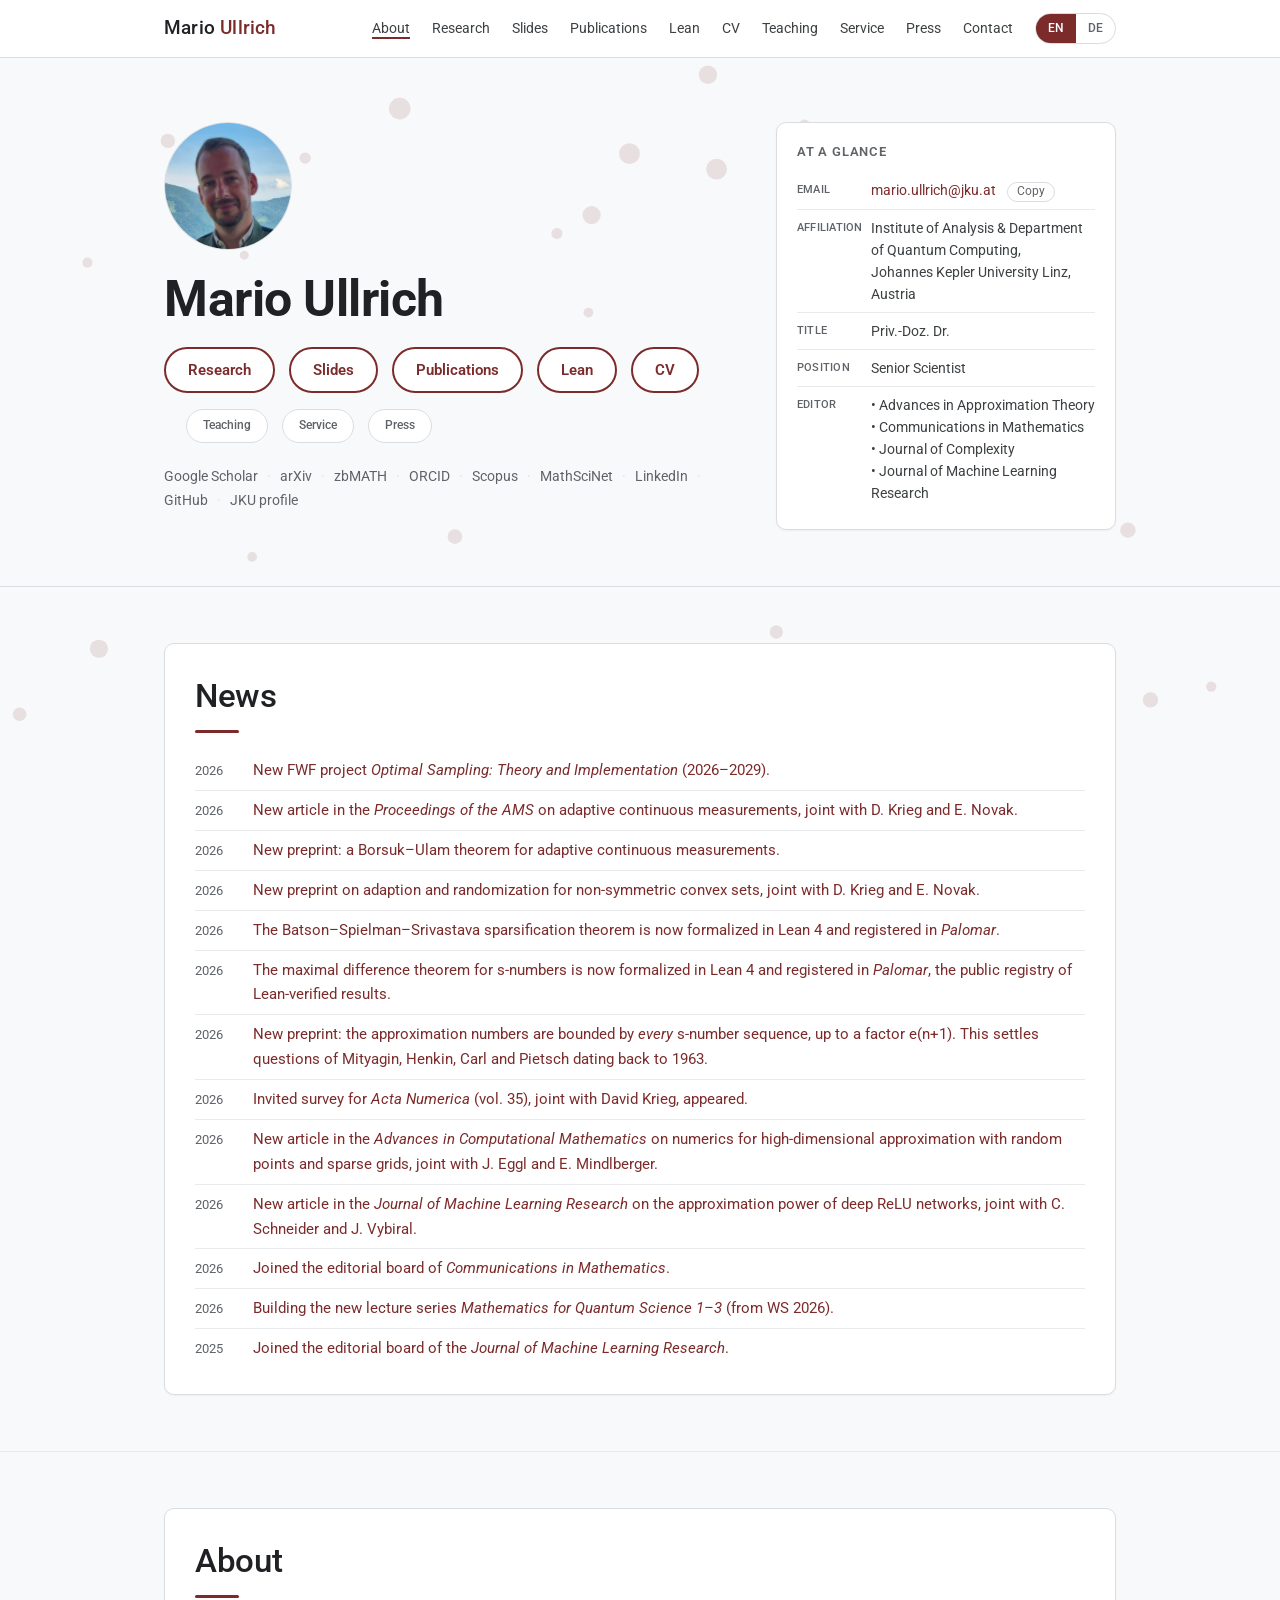
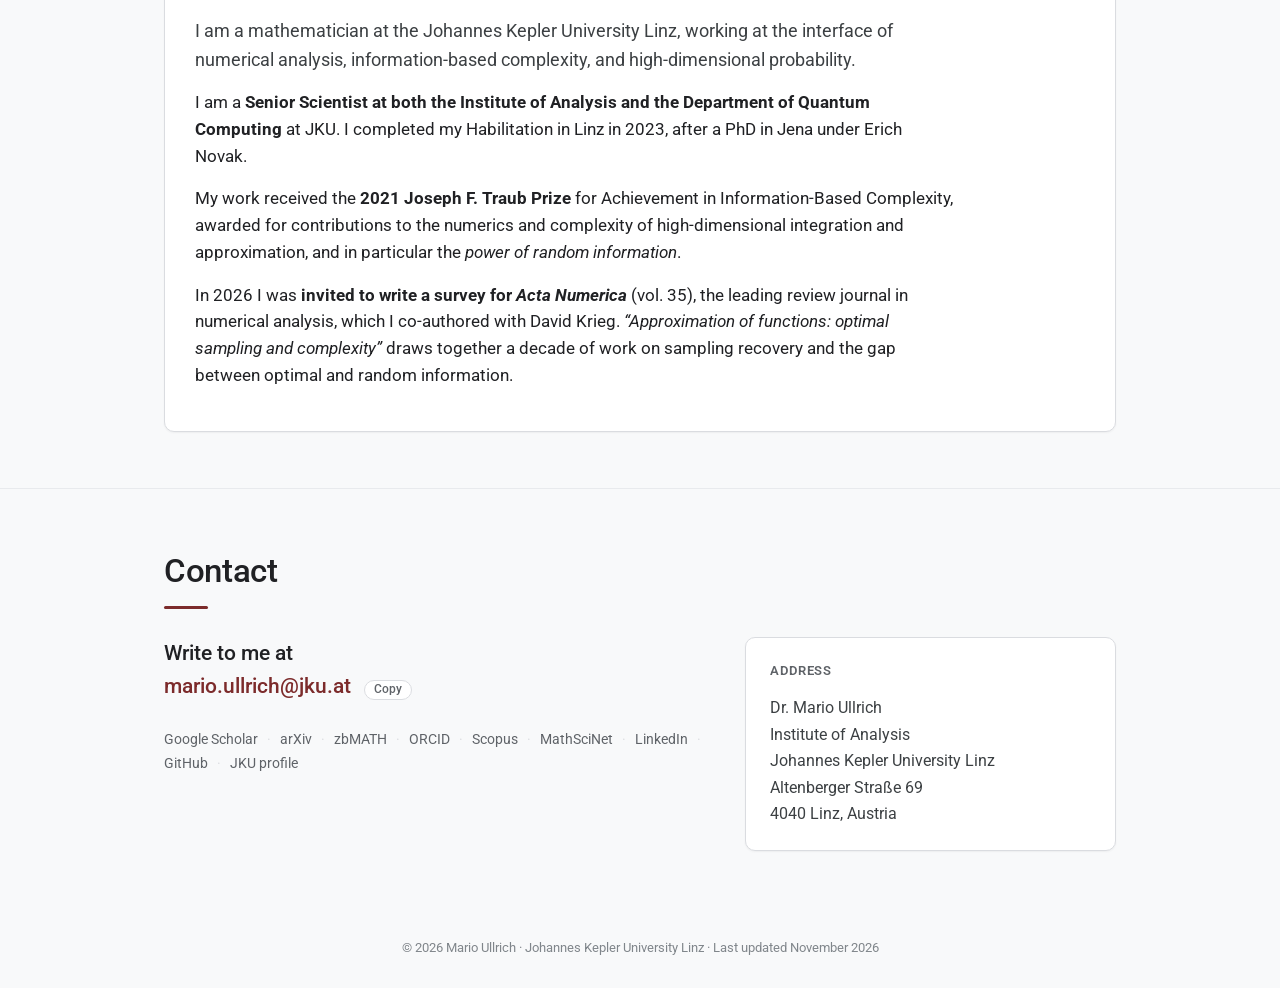
<file: index.html>
<!DOCTYPE html>
<html lang="en">
<head>
<meta charset="UTF-8">
<meta name="viewport" content="width=device-width, initial-scale=1.0">
<title>Mario Ullrich · JKU Linz</title>
<meta name="description" content="Mario Ullrich, Senior Scientist at JKU Linz.">
<link rel="canonical" href="https://mario-ullrich.github.io/">
<link rel="icon" href="favicon.svg" type="image/svg+xml">
<link rel="preconnect" href="https://fonts.googleapis.com">
<link rel="preconnect" href="https://fonts.gstatic.com" crossorigin>
<link href="https://fonts.googleapis.com/css2?family=Roboto:ital,wght@0,300;0,400;0,500;0,700;1,400&display=swap" rel="stylesheet">
<link rel="stylesheet" href="styles.css">
</head>
<body class="p-home">
<div class="page-bg" aria-hidden="true"><svg viewBox="0 0 100 150" preserveAspectRatio="xMidYMid slice"></svg></div>

<nav>
  <div class="nav-inner">
    <a class="brand" href="index.html">Mario <span>Ullrich</span></a>
    <div class="nav-right">
      <ul class="nav-links">
        <li><a href="index.html" data-i18n="nav.about">About</a></li>
        <li><a href="research.html" data-i18n="nav.research">Research</a></li>
        <li><a href="slides.html" data-i18n="nav.slides">Slides</a></li>
        <li><a href="publications.html" data-i18n="nav.pubs">Publications</a></li>
        <li><a href="lean.html" data-i18n="nav.lean">Lean</a></li>
        <li><a href="cv.html" data-i18n="nav.cv">CV</a></li>
        <li><a href="teaching.html" data-i18n="nav.teaching">Teaching</a></li>
        <li><a href="service.html" data-i18n="nav.service">Service</a></li>
        <li><a href="press.html" data-i18n="nav.press">Press</a></li>
        <li><a href="contact.html" data-i18n="nav.contact">Contact</a></li>
      </ul>
      <div class="lang-toggle" role="group" aria-label="Language">
        <button data-lang="en">EN</button><button data-lang="de">DE</button>
      </div>
      <button class="nav-toggle" aria-label="Menu">Menu</button>
    </div>
  </div>
</nav>

<header class="hero" id="top">
  <div class="wrap">
    <div class="hero-grid">
    <div class="hero-main">
    <div class="portrait hero-portrait">
      <img src="2026.jpg" alt="Mario Ullrich">
    </div>
    <h1>Mario Ullrich</h1>
    <div class="hero-actions hero-actions--primary">
      <a class="btn" href="research.html" data-i18n="nav.research">Research</a>
      <a class="btn" href="slides.html" data-i18n="nav.slides">Slides</a>
      <a class="btn" href="publications.html" data-i18n="nav.pubs">Publications</a>
      <a class="btn" href="lean.html" data-i18n="nav.lean">Lean</a>
      <a class="btn" href="cv.html" data-i18n="nav.cv">CV</a>
    </div>
    <div class="hero-actions hero-actions--secondary">
      <a class="btn" href="teaching.html" data-i18n="nav.teaching">Teaching</a>
      <a class="btn" href="service.html" data-i18n="nav.service">Service</a>
      <a class="btn" href="press.html" data-i18n="nav.press">Press</a>
    </div>
    <div class="hero-links">
      <a href="https://scholar.google.com/citations?user=iGnssr8AAAAJ&hl=de">Google Scholar</a>
      <a href="https://arxiv.org/a/ullrich_m_1.html">arXiv</a>
      <a href="https://zbmath.org/authors/?q=ai:ullrich.mario">zbMATH</a>
      <a href="https://orcid.org/0000-0003-1120-8467">ORCID</a>
      <a href="https://www.scopus.com/authid/detail.uri?authorId=55781373500">Scopus</a>
      <a href="https://mathscinet.ams.org/mathscinet/author?authorId=1023200">MathSciNet</a>
      <a href="https://www.linkedin.com/in/mario-ullrich-2720bb275/">LinkedIn</a>
      <a href="https://github.com/mario-ullrich">GitHub</a>
      <a href="https://www.jku.at/institut-fuer-analysis/team/mario-ullrich/">JKU profile</a>
    </div>
    </div>
    <aside class="hero-card reveal">
      <div class="factcard glance-mini">
        <h3 data-i18n="about.glance">At a glance</h3>
        <div class="factrow"><span class="k">Email</span><span class="v"><a class="email" data-eml="bWFyaW8udWxscmljaEBqa3UuYXQ=" href="#"></a> <button type="button" class="copy-email" aria-label="Copy email address">Copy</button></span></div>
        <div class="factrow"><span class="k" data-i18n="about.k.aff">Affiliation</span><span class="v" data-i18n="about.v.aff">Institute of Analysis &amp; Department of Quantum Computing, <br> Johannes Kepler University Linz, Austria</span></div>
        <div class="factrow"><span class="k" data-i18n="about.k.title">Title</span><span class="v" data-i18n="about.v.title">Priv.-Doz. Dr.</span></div>
        <div class="factrow"><span class="k" data-i18n="about.k.pos">Position</span><span class="v" data-i18n="about.v.pos">Senior Scientist</span></div>
        <div class="factrow"><span class="k" data-i18n="about.k.ed">Editor</span><span class="v"> &#8226; Advances in Approximation Theory <br>&#8226; Communications in Mathematics <br>&#8226; Journal of Complexity <br>&#8226; Journal of Machine Learning Research</span></div>
      </div>
    </aside>
    </div>
  </div>
</header>

<main>

<section id="news"><div class="wrap">
    <div class="block reveal">
      <div class="sec-head"><span class="sec-num"></span><h2 data-i18n="news.h">News</h2><span class="sec-rule"></span></div>
      <ul class="course-list news">
        <li><span class="term">2026</span><a href="https://www.fwf.ac.at/en/research-radar/10.55776/PAT3265626" target="_blank" rel="noopener">New FWF project <em>Optimal Sampling: Theory and Implementation</em> (2026–2029).</a></li>
        <li><span class="term">2026</span><a href="https://doi.org/10.1090/proc/17901" target="_blank" rel="noopener">New article in the <em>Proceedings of the AMS</em> on adaptive continuous measurements, joint with D. Krieg and E. Novak.</a></li>
        <li><span class="term">2026</span><a href="https://arxiv.org/abs/2610.33781" target="_blank" rel="noopener">New preprint: a Borsuk–Ulam theorem for adaptive continuous measurements.</a></li>
        <li><span class="term">2026</span><a href="https://arxiv.org/abs/2610.33733" target="_blank" rel="noopener">New preprint on adaption and randomization for non-symmetric convex sets, joint with D. Krieg and E. Novak.</a></li>
        <li><span class="term">2026</span><a href="lean.html#discretization">The Batson–Spielman–Srivastava sparsification theorem is now formalized in Lean 4 and registered in <em>Palomar</em>.</a></li>
        <li><span class="term">2026</span><a href="lean.html#snumbers">The maximal difference theorem for s-numbers is now formalized in Lean 4 and registered in <em>Palomar</em>, the public registry of Lean-verified results.</a></li>
        <li><span class="term">2026</span><a href="https://arxiv.org/abs/2608.05024" target="_blank" rel="noopener">New preprint: the approximation numbers are bounded by <em>every</em> s-number sequence, up to a factor e(n+1). This settles questions of Mityagin, Henkin, Carl and Pietsch dating back to 1963.</a></li>
        <li><span class="term">2026</span><a href="https://doi.org/10.1017/S0962492925100287" target="_blank" rel="noopener">Invited survey for <em>Acta Numerica</em> (vol. 35), joint with David Krieg, appeared.</a></li>
        <li><span class="term">2026</span><a href="https://rdcu.be/fw2Ae" target="_blank" rel="noopener">New article in the <em>Advances in Computational Mathematics</em> on numerics for high-dimensional approximation with random points and sparse grids, joint with J. Eggl and E. Mindlberger.</a></li>
        <li><span class="term">2026</span><a href="https://jmlr.org/papers/v27/25-0746.html" target="_blank" rel="noopener">New article in the <em>Journal of Machine Learning Research</em> on the approximation power of deep ReLU networks, joint with C. Schneider and J. Vybiral.</a></li>
        <li><span class="term">2026</span><a href="https://cm.episciences.org/" target="_blank" rel="noopener">Joined the editorial board of <em>Communications in Mathematics</em>.</a></li>
        <li><span class="term">2026</span><a href="https://www.jku.at/en/degree-programs/types-of-degree-programs/bachelors-and-diploma-degree-programs/ba-quantum-science-and-technology/" target="_blank" rel="noopener">Building the new lecture series <em>Mathematics for Quantum Science 1–3</em> (from WS 2026).</a></li>
        <li><span class="term">2025</span><a href="https://www.jmlr.org/editorial-board.html" target="_blank" rel="noopener">Joined the editorial board of the <em>Journal of Machine Learning Research</em>.</a></li>
      </ul>
    </div>
  </div></section>

<section id="about"><div class="wrap">
    <div class="block reveal">
      <div class="sec-head"><span class="sec-num"></span><h2 data-i18n="about.h">About</h2><span class="sec-rule"></span></div>
      <div style="max-width:760px;">
        <p class="lead" data-i18n="about.lead">I am a mathematician at the Johannes Kepler University Linz, working at the interface of numerical analysis, information-based complexity, and high-dimensional probability.</p>
      <p data-i18n="about.p1">I am a <strong>Senior Scientist at both the Institute of Analysis and the Department of Quantum Computing</strong> at JKU. I completed my Habilitation in Linz in 2023, after a PhD in Jena under Erich Novak.</p>
      <p data-i18n="about.p2">My work received the <strong>2021 Joseph F. Traub Prize</strong> for Achievement in Information-Based Complexity, awarded for contributions to the numerics and complexity of high-dimensional integration and approximation, and in particular the <em>power of random information</em>.</p>
      <p data-i18n="about.p3">In 2026 I was <strong>invited to write a survey for <em>Acta Numerica</em></strong> (vol. 35), the leading review journal in numerical analysis, which I co-authored with David Krieg. <em>“Approximation of functions: optimal sampling and complexity”</em> draws together a decade of work on sampling recovery and the gap between optimal and random information.</p>
      </div>
    </div>
  </div></section>

<section id="contact">
  <div class="wrap">
    <div class="sec-head reveal"><span class="sec-num"></span><h2 data-i18n="contact.h">Contact</h2><span class="sec-rule"></span></div>
    <div class="cols">
      <div class="reveal">
        <p class="contact-big"><span data-i18n="contact.write">Write to me at</span><br><a class="email" data-eml="bWFyaW8udWxscmljaEBqa3UuYXQ=" href="#"></a> <button type="button" class="copy-email" aria-label="Copy email address">Copy</button></p>
        <div class="hero-links" style="margin-top:24px;">
          <a href="https://scholar.google.com/citations?user=iGnssr8AAAAJ&hl=de">Google Scholar</a>
          <a href="https://arxiv.org/a/ullrich_m_1.html">arXiv</a>
          <a href="https://zbmath.org/authors/?q=ai:ullrich.mario">zbMATH</a>
          <a href="https://orcid.org/0000-0003-1120-8467">ORCID</a>
          <a href="https://www.scopus.com/authid/detail.uri?authorId=55781373500">Scopus</a>
          <a href="https://mathscinet.ams.org/mathscinet/author?authorId=1023200">MathSciNet</a>
          <a href="https://www.linkedin.com/in/mario-ullrich-2720bb275/">LinkedIn</a>
          <a href="https://github.com/mario-ullrich">GitHub</a>
          <a href="https://www.jku.at/institut-fuer-analysis/team/mario-ullrich/">JKU profile</a>
        </div>
      </div>
      <div class="reveal">
        <div class="factcard">
          <h3 data-i18n="contact.addr">Address</h3>
          <p style="margin:0;font-size:.98rem;color:var(--ink-soft);line-height:1.7;">
            Dr. Mario Ullrich<br>
            <span data-i18n="contact.inst">Institute of Analysis</span><br>
            <span data-i18n="contact.uni">Johannes Kepler University Linz</span><br>
            Altenberger Straße 69<br>
            4040 Linz, <span data-i18n="contact.country">Austria</span>
          </p>
        </div>
      </div>
    </div>
  </div>
</section>

</main>

<footer>
  <div class="wrap">© <span id="yr"></span> Mario Ullrich · <span data-i18n="footer.uni">Johannes Kepler University Linz</span> · <span data-i18n="footer.upd">Last updated November 2026</span></div>
</footer>

<script>
  var DE={
    "nav.about":"Über mich",
    "nav.research":"Forschung",
    "nav.slides":"Folien",
    "nav.pubs":"Publikationen",
    "nav.cv":"Lebenslauf",
    "nav.teaching":"Lehre",
    "nav.service":"Engagement",
    "nav.press":"Presse",
    "nav.contact":"Kontakt",
    "about.h":"Über mich",
    "about.lead":"Ich bin Mathematiker an der Johannes Kepler Universität Linz und arbeite an der Schnittstelle von numerischer Analysis, Information-based Complexity und hochdimensionaler Wahrscheinlichkeitstheorie.",
    "about.p1":"Ich bin <strong>Senior Scientist sowohl am Institut für Analysis als auch am Department of Quantum Computing</strong> der JKU. Meine Habilitation habe ich 2023 in Linz abgeschlossen, nach einer Promotion in Jena bei Erich Novak.",
    "about.p2":"Für meine Arbeiten wurde mir 2021 der <strong>Joseph F. Traub Prize</strong> für Leistungen in der Information-based Complexity verliehen, für Beiträge zur Numerik und Komplexität hochdimensionaler Integration und Approximation, insbesondere zur <em>Kraft zufälliger Information</em>.",
    "about.p3":"2026 wurde ich <strong>eingeladen, einen Übersichtsartikel für <em>Acta Numerica</em></strong> (Band 35) zu schreiben, die führende Übersichtszeitschrift der numerischen Mathematik, den ich gemeinsam mit David Krieg verfasst habe. <em>„Approximation of functions: optimal sampling and complexity“</em> bündelt ein Jahrzehnt Arbeit zu Sampling Recovery und zur Lücke zwischen optimaler und zufälliger Information.",
    "about.glance":"Auf einen Blick",
    "about.k.title":"Titel",
    "about.v.title":"Priv.-Doz. Dr.",
    "about.k.pos":"Position",
    "about.v.pos":"Senior Scientist",
    "about.k.aff":"Job",
    "about.v.aff":"Institut für Analysis &amp; Department of Quantum Computing, <br> Johannes Kepler Universität Linz, Österreich",
    "about.k.ed":"Editor",
    "contact.h":"Kontakt",
    "contact.write":"Schreiben Sie mir an",
    "contact.addr":"Adresse",
    "contact.inst":"Institut für Analysis",
    "contact.uni":"Johannes Kepler Universität Linz",
    "contact.country":"Österreich",
    "footer.uni":"Johannes Kepler Universität Linz",
    "footer.upd":"Zuletzt aktualisiert November 2026",
    "news.h":"Neuigkeiten"
  };
</script>
<script src="site.js"></script>
</body>
</html>
</file>
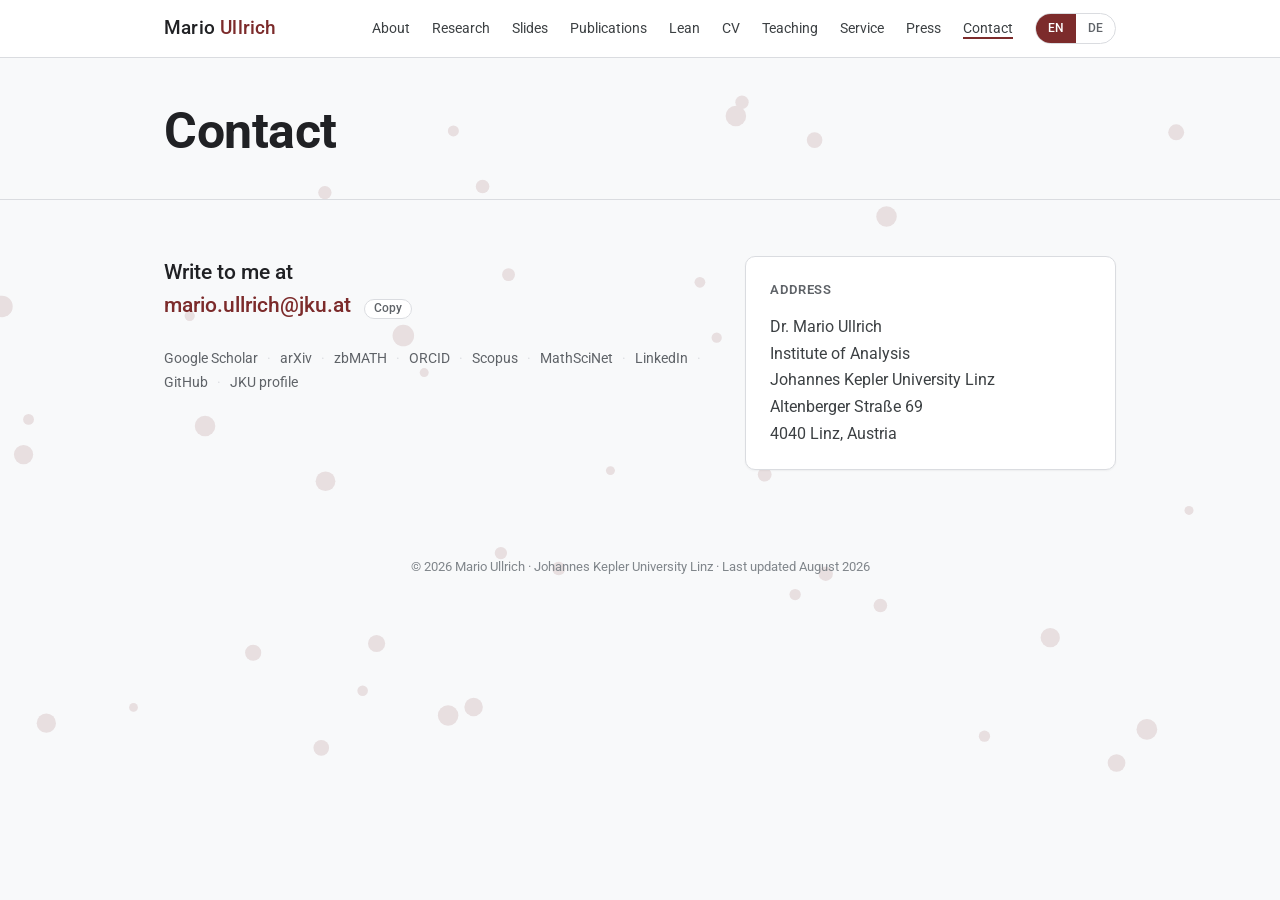
<file: contact.html>
﻿<!DOCTYPE html>
<html lang="en">
<head>
<meta charset="UTF-8">
<meta name="viewport" content="width=device-width, initial-scale=1.0">
<title>Contact · Mario Ullrich</title>
<meta name="description" content="Mario Ullrich, Senior Scientist at JKU Linz. Information-based complexity, approximation theory, high-dimensional problems.">
<link rel="canonical" href="https://mario-ullrich.github.io/contact.html">
<link rel="icon" href="favicon.svg" type="image/svg+xml">
<link rel="preconnect" href="https://fonts.googleapis.com">
<link rel="preconnect" href="https://fonts.gstatic.com" crossorigin>
<link href="https://fonts.googleapis.com/css2?family=Roboto:ital,wght@0,300;0,400;0,500;0,700;1,400&display=swap" rel="stylesheet">
<link rel="stylesheet" href="styles.css">
</head>
<body class="p-contact">
<div class="page-bg" aria-hidden="true"><svg viewBox="0 0 100 150" preserveAspectRatio="xMidYMid slice"></svg></div>

<nav>
  <div class="nav-inner">
    <a class="brand" href="index.html">Mario <span>Ullrich</span></a>
    <div class="nav-right">
      <ul class="nav-links">
        <li><a href="index.html" data-i18n="nav.about">About</a></li>
        <li><a href="research.html" data-i18n="nav.research">Research</a></li>
        <li><a href="slides.html" data-i18n="nav.slides">Slides</a></li>
        <li><a href="publications.html" data-i18n="nav.pubs">Publications</a></li>
        <li><a href="lean.html" data-i18n="nav.lean">Lean</a></li>
        <li><a href="cv.html" data-i18n="nav.cv">CV</a></li>
        <li><a href="teaching.html" data-i18n="nav.teaching">Teaching</a></li>
        <li><a href="service.html" data-i18n="nav.service">Service</a></li>
        <li><a href="press.html" data-i18n="nav.press">Press</a></li>
        <li><a href="contact.html" data-i18n="nav.contact">Contact</a></li>
      </ul>
      <div class="lang-toggle" role="group" aria-label="Language">
        <button data-lang="en">EN</button><button data-lang="de">DE</button>
      </div>
      <button class="nav-toggle" aria-label="Menu">Menu</button>
    </div>
  </div>
</nav>

<header class="hero subhero" id="top">
  <div class="wrap"><h1 data-i18n="contact.h">Contact</h1></div>
</header>

<main>

<section id="contact">
  <div class="wrap">
    <div class="cols">
      <div class="reveal">
        <p class="contact-big"><span data-i18n="contact.write">Write to me at</span><br><a class="email" data-eml="bWFyaW8udWxscmljaEBqa3UuYXQ=" href="#"></a> <button type="button" class="copy-email" aria-label="Copy email address">Copy</button></p>
        <div class="hero-links" style="margin-top:24px;">
          <a href="https://scholar.google.com/citations?user=iGnssr8AAAAJ&hl=de">Google Scholar</a>
          <a href="https://arxiv.org/a/ullrich_m_1.html">arXiv</a>
          <a href="https://zbmath.org/authors/?q=ai:ullrich.mario">zbMATH</a>
          <a href="https://orcid.org/0000-0003-1120-8467">ORCID</a>
          <a href="https://www.scopus.com/authid/detail.uri?authorId=55781373500">Scopus</a>
          <a href="https://mathscinet.ams.org/mathscinet/author?authorId=1023200">MathSciNet</a>
          <a href="https://www.linkedin.com/in/mario-ullrich-2720bb275/">LinkedIn</a>
          <a href="https://github.com/mario-ullrich">GitHub</a>
          <a href="https://www.jku.at/institut-fuer-analysis/team/mario-ullrich/">JKU profile</a>
        </div>
      </div>
      <div class="reveal">
        <div class="factcard">
          <h3 data-i18n="contact.addr">Address</h3>
          <p style="margin:0;font-size:.98rem;color:var(--ink-soft);line-height:1.7;">
            Dr. Mario Ullrich<br>
            <span data-i18n="contact.inst">Institute of Analysis</span><br>
            <span data-i18n="contact.uni">Johannes Kepler University Linz</span><br>
            Altenberger Straße 69<br>
            4040 Linz, <span data-i18n="contact.country">Austria</span>
          </p>
        </div>
      </div>
    </div>
  </div>
</section>

</main>

<footer>
  <div class="wrap">© <span id="yr"></span> Mario Ullrich · <span data-i18n="footer.uni">Johannes Kepler University Linz</span> · <span data-i18n="footer.upd">Last updated August 2026</span></div>
</footer>

<script>
  var DE={
    "nav.about":"Über mich",
    "nav.research":"Forschung",
    "nav.slides":"Folien",
    "nav.pubs":"Publikationen",
    "nav.cv":"Lebenslauf",
    "nav.teaching":"Lehre",
    "nav.service":"Engagement",
    "nav.press":"Presse",
    "nav.contact":"Kontakt",
    "contact.h":"Kontakt",
    "contact.write":"Schreiben Sie mir an",
    "contact.addr":"Adresse",
    "contact.inst":"Institut für Analysis",
    "contact.uni":"Johannes Kepler Universität Linz",
    "contact.country":"Österreich",
    "footer.uni":"Johannes Kepler Universität Linz",
    "footer.upd":"Zuletzt aktualisiert August 2026"
  };
</script>
<script src="site.js"></script>
</body>
</html>
</file>
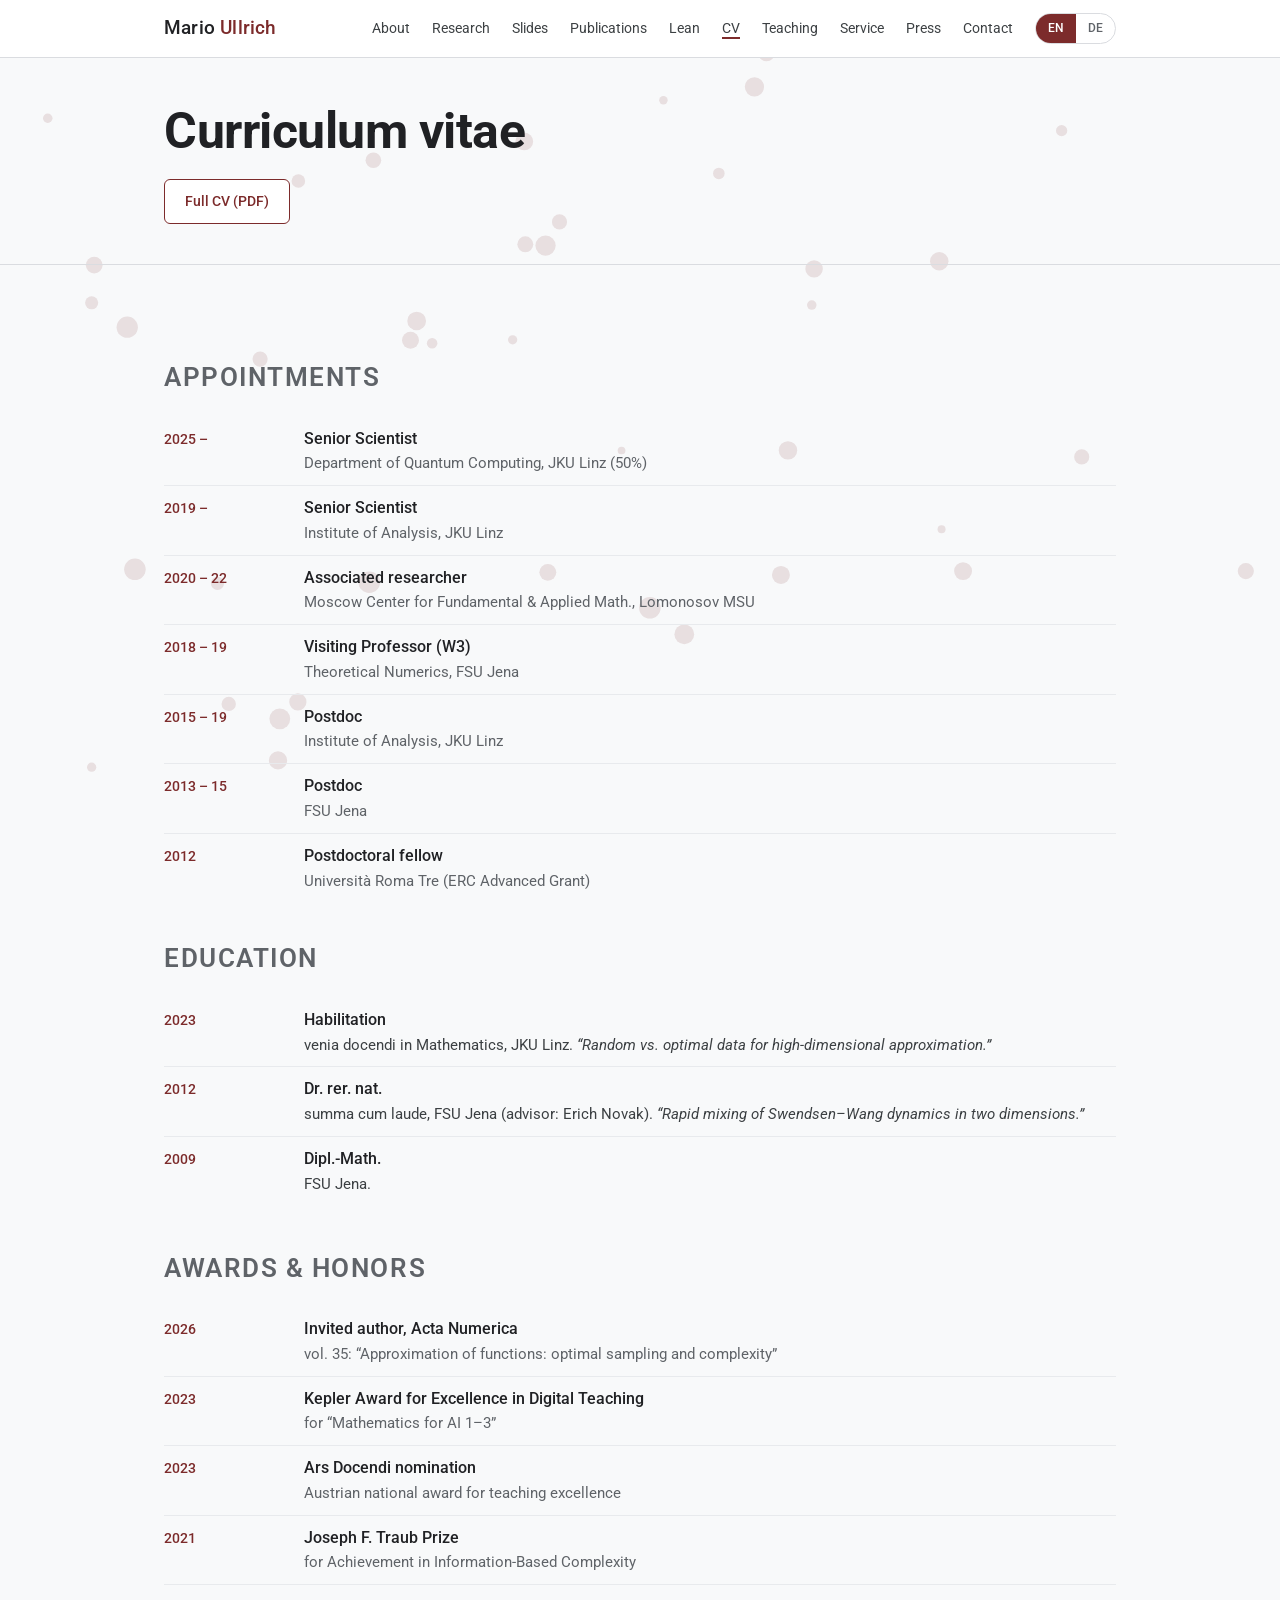
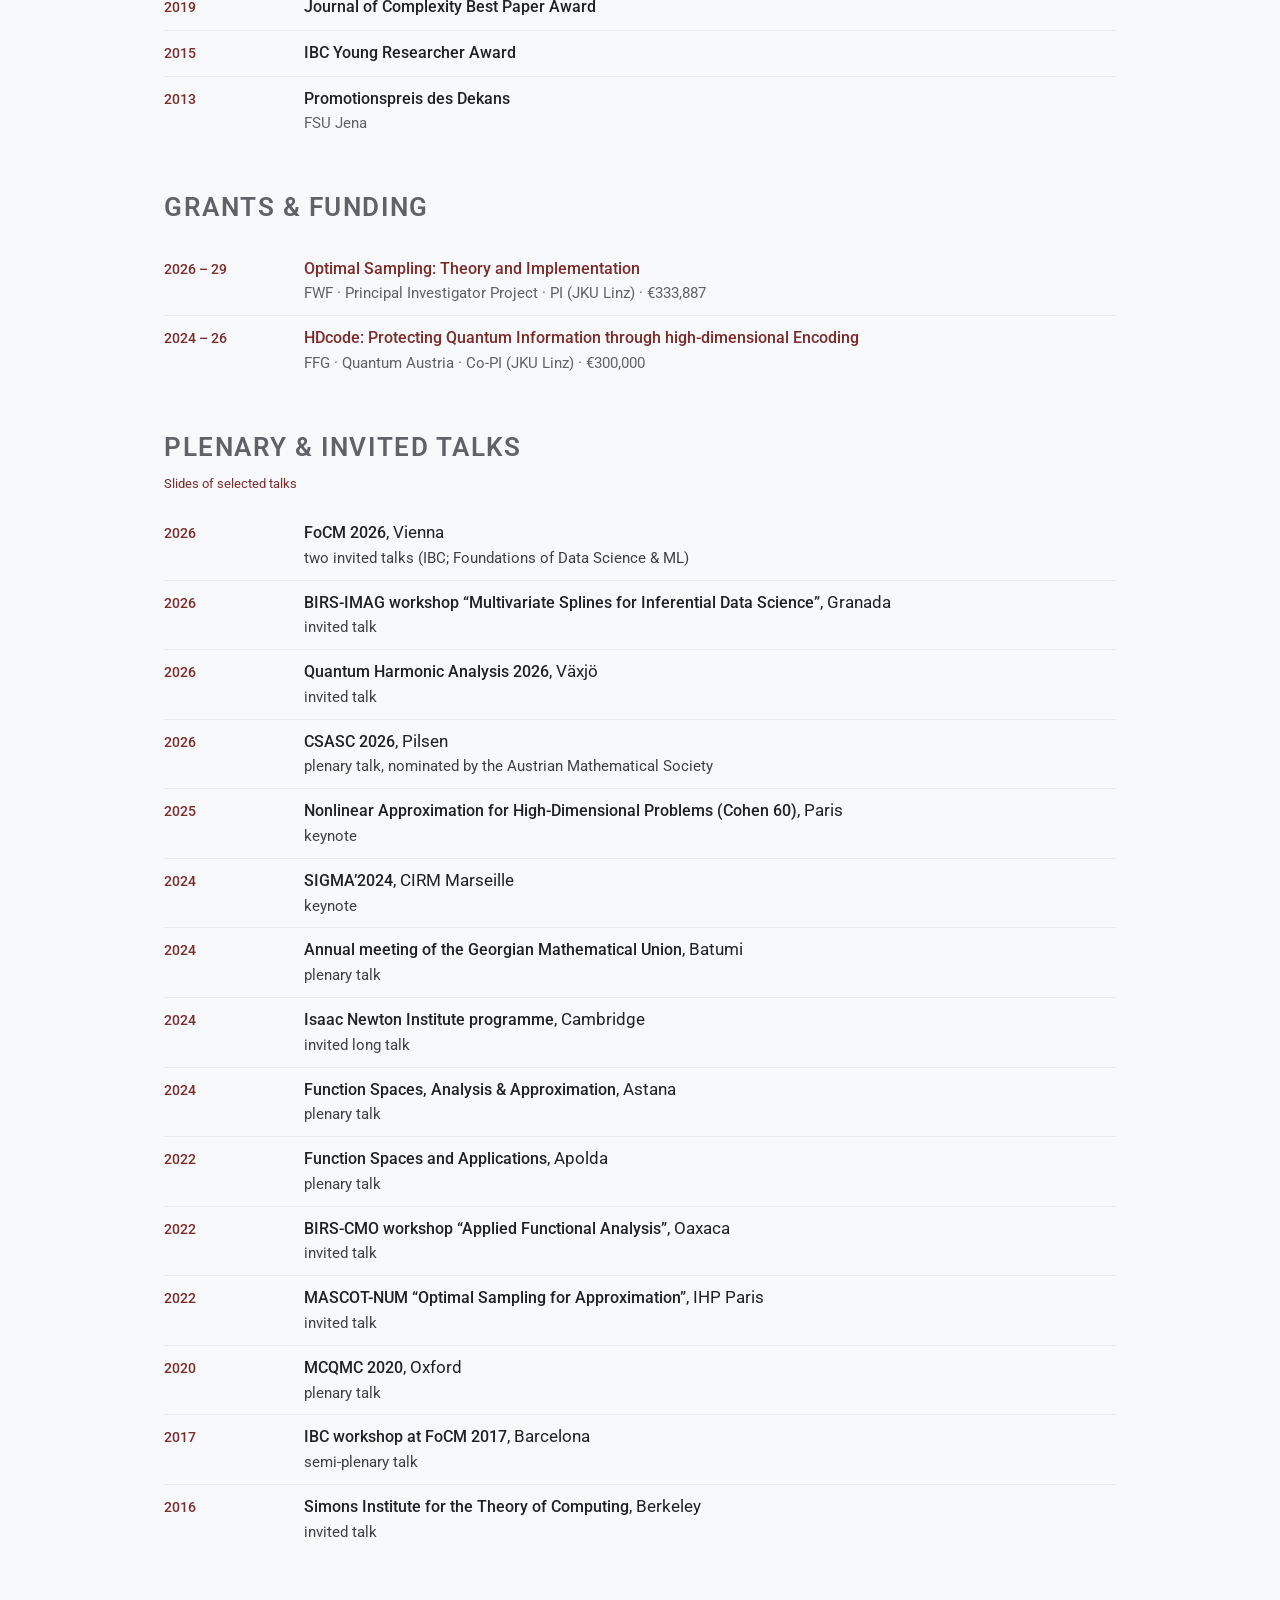
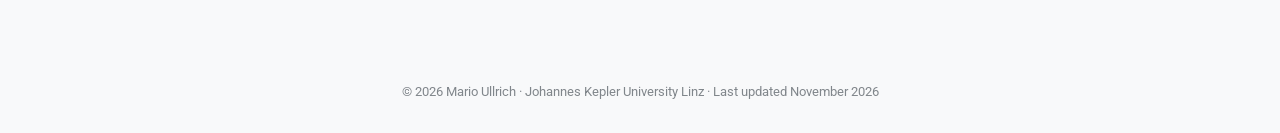
<file: cv.html>
﻿<!DOCTYPE html>
<html lang="en">
<head>
<meta charset="UTF-8">
<meta name="viewport" content="width=device-width, initial-scale=1.0">
<title>Curriculum vitae · Mario Ullrich</title>
<meta name="description" content="Mario Ullrich, Senior Scientist at JKU Linz. Information-based complexity, approximation theory, high-dimensional problems.">
<link rel="canonical" href="https://mario-ullrich.github.io/cv.html">
<link rel="icon" href="favicon.svg" type="image/svg+xml">
<link rel="preconnect" href="https://fonts.googleapis.com">
<link rel="preconnect" href="https://fonts.gstatic.com" crossorigin>
<link href="https://fonts.googleapis.com/css2?family=Roboto:ital,wght@0,300;0,400;0,500;0,700;1,400&display=swap" rel="stylesheet">
<link rel="stylesheet" href="styles.css">
</head>
<body class="p-cv">
<div class="page-bg" aria-hidden="true"><svg viewBox="0 0 100 150" preserveAspectRatio="xMidYMid slice"></svg></div>

<nav>
  <div class="nav-inner">
    <a class="brand" href="index.html">Mario <span>Ullrich</span></a>
    <div class="nav-right">
      <ul class="nav-links">
        <li><a href="index.html" data-i18n="nav.about">About</a></li>
        <li><a href="research.html" data-i18n="nav.research">Research</a></li>
        <li><a href="slides.html" data-i18n="nav.slides">Slides</a></li>
        <li><a href="publications.html" data-i18n="nav.pubs">Publications</a></li>
        <li><a href="lean.html" data-i18n="nav.lean">Lean</a></li>
        <li><a href="cv.html" data-i18n="nav.cv">CV</a></li>
        <li><a href="teaching.html" data-i18n="nav.teaching">Teaching</a></li>
        <li><a href="service.html" data-i18n="nav.service">Service</a></li>
        <li><a href="press.html" data-i18n="nav.press">Press</a></li>
        <li><a href="contact.html" data-i18n="nav.contact">Contact</a></li>
      </ul>
      <div class="lang-toggle" role="group" aria-label="Language">
        <button data-lang="en">EN</button><button data-lang="de">DE</button>
      </div>
      <button class="nav-toggle" aria-label="Menu">Menu</button>
    </div>
  </div>
</nav>

<header class="hero subhero" id="top">
  <div class="wrap"><h1 data-i18n="cv.h">Curriculum vitae</h1>
    <div class="hero-actions" style="margin-top:20px;">
      <a class="btn" href="docs/CV-2026-05.pdf" target="_blank" rel="noopener" data-i18n="cv.pdf">Full CV (PDF)</a>
    </div>
  </div>
</header>

<main>

<section id="cv">
  <div class="wrap">
    <div class="cols">
      <div class="reveal">
        <h3 class="micro-h" data-i18n="cv.appoint">Appointments</h3>
        <ul class="timeline">
          <li class="tl"><span class="yr">2025 –</span><span class="body"><strong data-i18n="role.ss">Senior Scientist</strong><span class="sub">Department of Quantum Computing, JKU Linz (50%)</span></span></li>
          <li class="tl"><span class="yr">2019 –</span><span class="body"><strong data-i18n="role.ss2">Senior Scientist</strong><span class="sub" data-i18n="cv.ana.perm">Institute of Analysis, JKU Linz</span></span></li>
          <li class="tl"><span class="yr">2020 – 22</span><span class="body"><strong data-i18n="role.assoc">Associated researcher</strong><span class="sub">Moscow Center for Fundamental &amp; Applied Math., Lomonosov MSU</span></span></li>
          <li class="tl"><span class="yr">2018 – 19</span><span class="body"><strong data-i18n="role.visprof">Visiting Professor (W3)</strong><span class="sub" data-i18n="cv.jena.tn">Theoretical Numerics, FSU Jena</span></span></li>
          <li class="tl"><span class="yr">2015 – 19</span><span class="body"><strong data-i18n="role.postdoc">Postdoc</strong><span class="sub">Institute of Analysis, JKU Linz</span></span></li>
          <li class="tl"><span class="yr">2013 – 15</span><span class="body"><strong data-i18n="role.postdoc2">Postdoc</strong><span class="sub">FSU Jena</span></span></li>
          <li class="tl"><span class="yr">2012</span><span class="body"><strong data-i18n="role.fellow">Postdoctoral fellow</strong><span class="sub">Università Roma Tre (ERC Advanced Grant)</span></span></li>
        </ul>

        <h3 class="micro-h" data-i18n="cv.education">Education</h3>
        <ul class="timeline">
          <li class="tl"><span class="yr">2023</span><span class="body"><strong>Habilitation</strong> <span class="note" data-i18n="cv.hab">venia docendi in Mathematics, JKU Linz. <em>“Random vs. optimal data for high-dimensional approximation.”</em></span></span></li>
          <li class="tl"><span class="yr">2012</span><span class="body"><strong>Dr. rer. nat.</strong> <span class="note" data-i18n="cv.phd">summa cum laude, FSU Jena (advisor: Erich Novak). <em>“Rapid mixing of Swendsen–Wang dynamics in two dimensions.”</em></span></span></li>
          <li class="tl"><span class="yr">2009</span><span class="body"><strong>Dipl.-Math.</strong> <span class="note" data-i18n="cv.dipl">FSU Jena.</span></span></li>
        </ul>
      </div>

      <div class="reveal">
        <h3 class="micro-h" data-i18n="cv.awards">Awards &amp; honors</h3>
        <ul class="timeline">
          <li class="tl"><span class="yr">2026</span><span class="body"><strong data-i18n="aw.acta">Invited author, Acta Numerica</strong><span class="sub">vol. 35: “Approximation of functions: optimal sampling and complexity”</span></span></li>
          <li class="tl"><span class="yr">2023</span><span class="body"><strong data-i18n="aw.kepler">Kepler Award for Excellence in Digital Teaching</strong><span class="sub" data-i18n="aw.kepler.s">for “Mathematics for AI 1–3”</span></span></li>
          <li class="tl"><span class="yr">2023</span><span class="body"><strong data-i18n="aw.ars">Ars Docendi nomination</strong><span class="sub" data-i18n="aw.ars.s">Austrian national award for teaching excellence</span></span></li>
          <li class="tl"><span class="yr">2021</span><span class="body"><strong data-i18n="aw.traub">Joseph F. Traub Prize</strong><span class="sub" data-i18n="aw.traub.s">for Achievement in Information-Based Complexity</span></span></li>
          <li class="tl"><span class="yr">2019</span><span class="body"><strong data-i18n="aw.bp">Journal of Complexity Best Paper Award</strong></span></li>
          <li class="tl"><span class="yr">2015</span><span class="body"><strong data-i18n="aw.yr">IBC Young Researcher Award</strong></span></li>
          <li class="tl"><span class="yr">2013</span><span class="body"><strong data-i18n="aw.prom">Promotionspreis des Dekans</strong><span class="sub">FSU Jena</span></span></li>
        </ul>
      </div>

      <div class="reveal">
        <h3 class="micro-h" data-i18n="cv.grants">Grants &amp; funding</h3>
        <ul class="timeline">
          <li class="tl"><span class="yr">2026 – 29</span><span class="body"><strong><a href="https://www.fwf.ac.at/en/research-radar/10.55776/PAT3265626">Optimal Sampling: Theory and Implementation</a></strong><span class="sub" data-i18n="gr.optsamp.s">FWF · Principal Investigator Project · PI (JKU Linz) · €333,887</span></span></li>
          <li class="tl"><span class="yr">2024 – 26</span><span class="body"><strong><a href="https://projekte.ffg.at/projekt/5132493">HDcode: Protecting Quantum Information through high-dimensional Encoding</a></strong><span class="sub" data-i18n="gr.hdcode.s">FFG · Quantum Austria · Co-PI (JKU Linz) · €300,000</span></span></li>
        </ul>
      </div>

      <div class="reveal" id="talks">
        <h3 class="micro-h" data-i18n="cv.talks">Plenary &amp; invited talks</h3>
        <a class="res-ref talks-link" href="slides.html" data-i18n="cv.slides">Slides of selected talks</a>
        <ul class="timeline">
          <li class="tl"><span class="yr">2026</span><span class="body"><strong>FoCM 2026</strong>, <span data-i18n="cv.vienna">Vienna</span><span class="note" data-i18n="talk.1">two invited talks (IBC; Foundations of Data Science &amp; ML)</span></span></li>
          <li class="tl"><span class="yr">2026</span><span class="body"><strong>BIRS-IMAG workshop “Multivariate Splines for Inferential Data Science”</strong>, Granada<span class="note" data-i18n="talk.2">invited talk</span></span></li>
          <li class="tl"><span class="yr">2026</span><span class="body"><strong>Quantum Harmonic Analysis 2026</strong>, Växjö<span class="note" data-i18n="talk.3">invited talk</span></span></li>
          <li class="tl"><span class="yr">2026</span><span class="body"><strong>CSASC 2026</strong>, Pilsen<span class="note" data-i18n="talk.4">plenary talk, nominated by the Austrian Mathematical Society</span></span></li>
          <li class="tl"><span class="yr">2025</span><span class="body"><strong>Nonlinear Approximation for High-Dimensional Problems (Cohen 60)</strong>, Paris<span class="note" data-i18n="talk.5">keynote</span></span></li>
          <li class="tl"><span class="yr">2024</span><span class="body"><strong>SIGMA’2024</strong>, CIRM Marseille<span class="note" data-i18n="talk.6">keynote</span></span></li>
          <li class="tl"><span class="yr">2024</span><span class="body"><strong>Annual meeting of the Georgian Mathematical Union</strong>, Batumi<span class="note" data-i18n="talk.7">plenary talk</span></span></li>
          <li class="tl"><span class="yr">2024</span><span class="body"><strong>Isaac Newton Institute programme</strong>, Cambridge<span class="note" data-i18n="talk.8">invited long talk</span></span></li>
          <li class="tl"><span class="yr">2024</span><span class="body"><strong>Function Spaces, Analysis &amp; Approximation</strong>, Astana<span class="note" data-i18n="talk.9">plenary talk</span></span></li>
          <li class="tl"><span class="yr">2022</span><span class="body"><strong>Function Spaces and Applications</strong>, Apolda<span class="note" data-i18n="talk.10">plenary talk</span></span></li>
          <li class="tl"><span class="yr">2022</span><span class="body"><strong>BIRS-CMO workshop “Applied Functional Analysis”</strong>, Oaxaca<span class="note" data-i18n="talk.11">invited talk</span></span></li>
          <li class="tl"><span class="yr">2022</span><span class="body"><strong>MASCOT-NUM “Optimal Sampling for Approximation”</strong>, IHP Paris<span class="note" data-i18n="talk.12">invited talk</span></span></li>
          <li class="tl"><span class="yr">2020</span><span class="body"><strong>MCQMC 2020</strong>, Oxford<span class="note" data-i18n="talk.13">plenary talk</span></span></li>
          <li class="tl"><span class="yr">2017</span><span class="body"><strong>IBC workshop at FoCM 2017</strong>, Barcelona<span class="note" data-i18n="talk.14">semi-plenary talk</span></span></li>
          <li class="tl"><span class="yr">2016</span><span class="body"><strong>Simons Institute for the Theory of Computing</strong>, Berkeley<span class="note" data-i18n="talk.15">invited talk</span></span></li>
        </ul>
      </div>
    </div>
  </div>
</section>

</main>

<footer>
  <div class="wrap">© <span id="yr"></span> Mario Ullrich · <span data-i18n="footer.uni">Johannes Kepler University Linz</span> · <span data-i18n="footer.upd">Last updated November 2026</span></div>
</footer>

<script>
  var DE={
    "nav.about":"Über mich",
    "nav.research":"Forschung",
    "nav.slides":"Folien",
    "nav.pubs":"Publikationen",
    "nav.cv":"Lebenslauf",
    "nav.teaching":"Lehre",
    "nav.service":"Engagement",
    "nav.press":"Presse",
    "nav.contact":"Kontakt",
    "cv.h":"Lebenslauf",
    "cv.pdf":"Vollständiger Lebenslauf (PDF)",
    "cv.appoint":"Anstellungen",
    "cv.education":"Ausbildung",
    "cv.awards":"Auszeichnungen &amp; Ehrungen",
    "cv.grants":"Projekte &amp; Förderungen",
    "cv.talks":"Plenar- &amp; eingeladene Vorträge",
    "cv.slides":"Folien ausgewählter Vorträge",
    "role.ss":"Senior Scientist",
    "role.ss2":"Senior Scientist",
    "cv.ana.perm":"Institut für Analysis, JKU Linz",
    "role.assoc":"Assoziierter Forscher",
    "role.visprof":"Vertretungsprofessur (W3)",
    "cv.jena.tn":"Theoretische Numerik, FSU Jena",
    "role.postdoc":"Postdoc",
    "role.postdoc2":"Postdoc",
    "role.fellow":"Postdoc-Fellow",
    "cv.hab":"venia docendi in Mathematik, JKU Linz. <em>„Random vs. optimal data for high-dimensional approximation.“</em>",
    "cv.phd":"summa cum laude, FSU Jena (Betreuer: Erich Novak). <em>„Rapid mixing of Swendsen–Wang dynamics in two dimensions.“</em>",
    "cv.dipl":"FSU Jena.",
    "aw.acta":"Eingeladener Autor, Acta Numerica",
    "aw.kepler":"Kepler Award für exzellente digitale Lehre",
    "aw.kepler.s":"für „Mathematics for AI 1–3“",
    "aw.ars":"Ars-Docendi-Nominierung",
    "aw.ars.s":"Österreichischer Staatspreis für exzellente Lehre",
    "aw.traub":"Joseph F. Traub Prize",
    "aw.traub.s":"für Leistungen in der Information-based Complexity",
    "aw.bp":"Journal of Complexity Best Paper Award",
    "aw.yr":"IBC Young Researcher Award",
    "aw.prom":"Promotionspreis des Dekans",
    "gr.hdcode.s":"FFG · Quantum Austria · Co-PI (JKU Linz) · 300.000 €",
    "gr.optsamp.s":"FWF · Einzelprojekt · Projektleiter (JKU Linz) · 333.887 €",
    "cv.vienna":"Wien",
    "talk.1":"zwei eingeladene Vorträge (IBC; Foundations of Data Science &amp; ML)",
    "talk.2":"eingeladener Vortrag",
    "talk.3":"eingeladener Vortrag",
    "talk.4":"Plenarvortrag, nominiert von der Österreichischen Mathematischen Gesellschaft",
    "talk.5":"Keynote",
    "talk.6":"Keynote",
    "talk.7":"Plenarvortrag",
    "talk.8":"eingeladener langer Vortrag",
    "talk.9":"Plenarvortrag",
    "talk.10":"Plenarvortrag",
    "talk.11":"eingeladener Vortrag",
    "talk.12":"eingeladener Vortrag",
    "talk.13":"Plenarvortrag",
    "talk.14":"Halbplenarvortrag",
    "talk.15":"eingeladener Vortrag",
    "footer.uni":"Johannes Kepler Universität Linz",
    "footer.upd":"Zuletzt aktualisiert November 2026"
  };
</script>
<script src="site.js"></script>
</body>
</html>
</file>
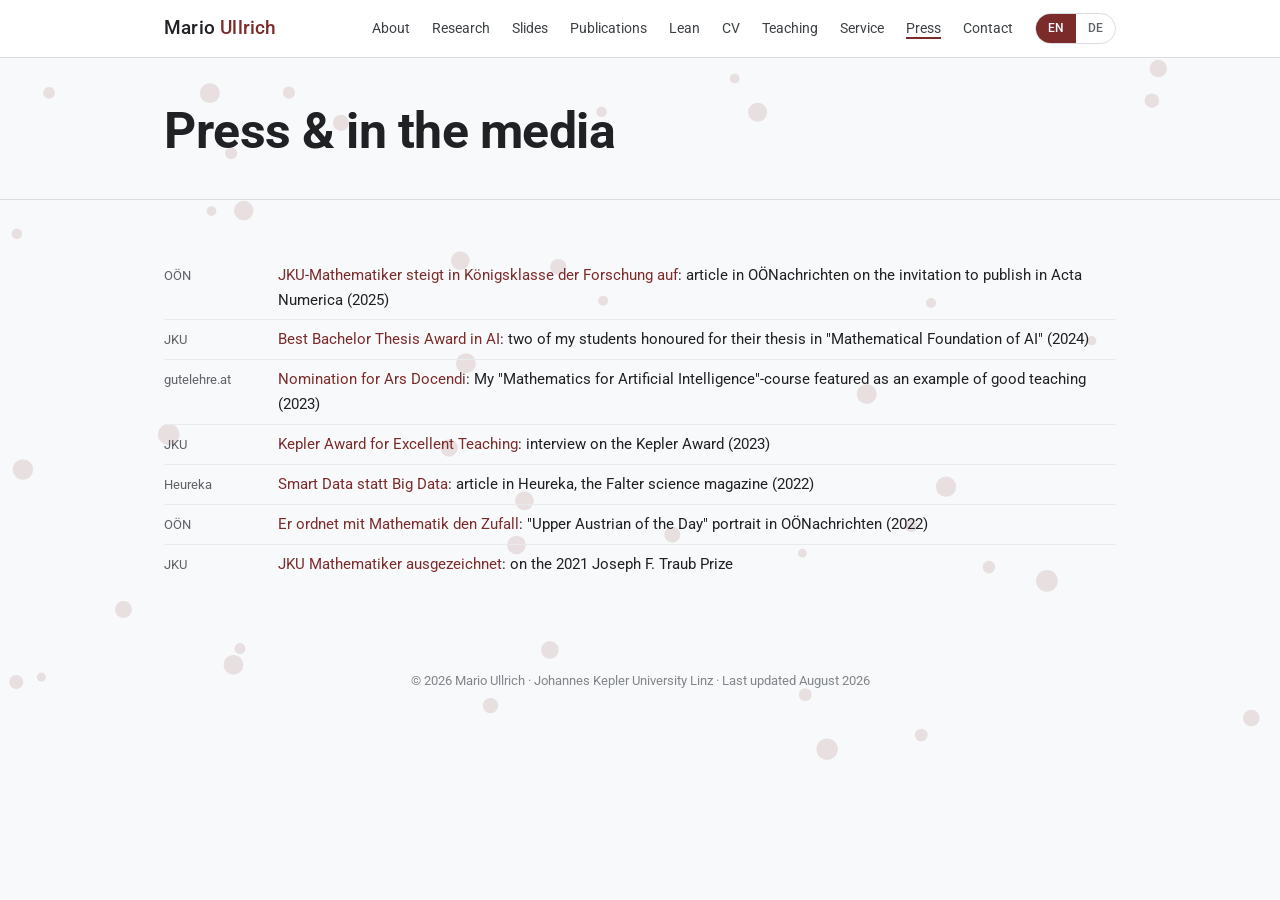
<file: press.html>
﻿<!DOCTYPE html>
<html lang="en">
<head>
<meta charset="UTF-8">
<meta name="viewport" content="width=device-width, initial-scale=1.0">
<title>Press · Mario Ullrich</title>
<meta name="description" content="Mario Ullrich, Senior Scientist at JKU Linz. Information-based complexity, approximation theory, high-dimensional problems.">
<link rel="canonical" href="https://mario-ullrich.github.io/press.html">
<link rel="icon" href="favicon.svg" type="image/svg+xml">
<link rel="preconnect" href="https://fonts.googleapis.com">
<link rel="preconnect" href="https://fonts.gstatic.com" crossorigin>
<link href="https://fonts.googleapis.com/css2?family=Roboto:ital,wght@0,300;0,400;0,500;0,700;1,400&display=swap" rel="stylesheet">
<link rel="stylesheet" href="styles.css">
</head>
<body class="p-press">
<div class="page-bg" aria-hidden="true"><svg viewBox="0 0 100 150" preserveAspectRatio="xMidYMid slice"></svg></div>

<nav>
  <div class="nav-inner">
    <a class="brand" href="index.html">Mario <span>Ullrich</span></a>
    <div class="nav-right">
      <ul class="nav-links">
        <li><a href="index.html" data-i18n="nav.about">About</a></li>
        <li><a href="research.html" data-i18n="nav.research">Research</a></li>
        <li><a href="slides.html" data-i18n="nav.slides">Slides</a></li>
        <li><a href="publications.html" data-i18n="nav.pubs">Publications</a></li>
        <li><a href="lean.html" data-i18n="nav.lean">Lean</a></li>
        <li><a href="cv.html" data-i18n="nav.cv">CV</a></li>
        <li><a href="teaching.html" data-i18n="nav.teaching">Teaching</a></li>
        <li><a href="service.html" data-i18n="nav.service">Service</a></li>
        <li><a href="press.html" data-i18n="nav.press">Press</a></li>
        <li><a href="contact.html" data-i18n="nav.contact">Contact</a></li>
      </ul>
      <div class="lang-toggle" role="group" aria-label="Language">
        <button data-lang="en">EN</button><button data-lang="de">DE</button>
      </div>
      <button class="nav-toggle" aria-label="Menu">Menu</button>
    </div>
  </div>
</nav>

<header class="hero subhero" id="top">
  <div class="wrap"><h1 data-i18n="press.h">Press &amp; in the media</h1></div>
</header>

<main>

<section id="press">
  <div class="wrap">
    <div class="reveal">
      <ul class="course-list">
        <li><span class="term">OÖN</span><span data-i18n="press.5"><a href="https://www.nachrichten.at/campus">JKU-Mathematiker steigt in Königsklasse der Forschung auf</a>: article in OÖNachrichten on the invitation to publish in Acta Numerica (2025)</span></li>
        <li><span class="term">JKU</span><span data-i18n="press.6"><a href="https://www.jku.at/news-events/news/detail/news/best-bachelor-thesis-award-fuer-den-ai-studiengang-verliehen/">Best Bachelor Thesis Award in AI</a>: two of my students honoured for their thesis in "Mathematical Foundation of AI" (2024)</span></li>
        <li><span class="term">gutelehre.at</span><span data-i18n="press.4"><a href="https://gutelehre.at/projekt/mathematics-for-artificial-intelligence">Nomination for Ars Docendi</a>: My "Mathematics for Artificial Intelligence"-course featured as an example of good teaching (2023)</span></li>
        <li><span class="term">JKU</span><span data-i18n="press.3"><a href="https://www.jku.at/news-events/news/detail/news/kepler-awards-was-gute-lehre-ausmacht-3/">Kepler Award for Excellent Teaching</a>: interview on the Kepler Award (2023)</span></li> 
        <li><span class="term">Heureka</span><span data-i18n="press.7"><a href="https://epaper.falter.at/issue.act?issueId=965596&amp;issueMutation=heureka&amp;issueDate=20221026&amp;region=falter">Smart Data statt Big Data</a>: article in Heureka, the Falter science magazine (2022)</span></li>
        <li><span class="term">OÖN</span><span data-i18n="press.2"><a href="https://www.nachrichten.at/oberoesterreich/landsleute/er-ordnet-mit-mathematik-den-zufall;art209551,3687498">Er ordnet mit Mathematik den Zufall</a>: "Upper Austrian of the Day" portrait in OÖNachrichten (2022) </span></li>
        <li><span class="term">JKU</span><span data-i18n="press.1"><a href="https://www.jku.at/news-events/news/detail/news/jku-mathematiker-ausgezeichnet-1/">JKU Mathematiker ausgezeichnet</a>: on the 2021 Joseph F. Traub Prize </span></li>
      </ul>
    </div>
  </div>
</section>

</main>

<footer>
  <div class="wrap">© <span id="yr"></span> Mario Ullrich · <span data-i18n="footer.uni">Johannes Kepler University Linz</span> · <span data-i18n="footer.upd">Last updated August 2026</span></div>
</footer>

<script>
  var DE={
    "nav.about":"Über mich",
    "nav.research":"Forschung",
    "nav.slides":"Folien",
    "nav.pubs":"Publikationen",
    "nav.cv":"Lebenslauf",
    "nav.teaching":"Lehre",
    "nav.service":"Engagement",
    "nav.press":"Presse",
    "nav.contact":"Kontakt",
    "press.h":"Presse &amp; Medien",
    "press.5":"<a href=\"https://www.nachrichten.at/campus\">JKU-Mathematiker steigt in Königsklasse der Forschung auf</a>: zur Einladung, in Acta Numerica zu publizieren (OÖNachrichten, 2025)",
    "press.6":"<a href=\"https://www.jku.at/news-events/news/detail/news/best-bachelor-thesis-award-fuer-den-ai-studiengang-verliehen/\">Best Bachelor Thesis Award im AI-Studiengang</a>: für zwei meiner Studierenden, Bereich „Mathematical Foundation of AI“ (2024)",
    "press.1":"<a href=\"https://www.jku.at/news-events/news/detail/news/jku-mathematiker-ausgezeichnet-1/\">JKU Mathematiker ausgezeichnet</a>: zum Joseph F. Traub Prize 2021",
    "press.7":"<a href=\"https://epaper.falter.at/issue.act?issueId=965596&amp;issueMutation=heureka&amp;issueDate=20221026&amp;region=falter\">Smart Data statt Big Data</a>: Artikel im Wissenschaftsmagazin Heureka (Falter Verlag, 2022)",
    "press.2":"<a href=\"https://www.nachrichten.at/oberoesterreich/landsleute/er-ordnet-mit-mathematik-den-zufall;art209551,3687498\">Er ordnet mit Mathematik den Zufall</a>: „Oberösterreicher des Tages“, Oberösterreichische Nachrichten",
    "press.3":"<a href=\"https://www.jku.at/medizinische-fakultaet/news-events/detail/news/kepler-awards-was-gute-lehre-ausmacht-3/\">Kepler Awards: Was gute Lehre ausmacht</a>: Interview zum Kepler Award für digitale Lehre",
    "press.4":"<a href=\"https://gutelehre.at/projekt/mathematics-for-artificial-intelligence\">Mathematics for Artificial Intelligence</a>: vorgestellt als Beispiel guter Lehre (Ars Docendi)",
    "footer.uni":"Johannes Kepler Universität Linz",
    "footer.upd":"Zuletzt aktualisiert August 2026"
  };
</script>
<script src="site.js"></script>
</body>
</html>
</file>
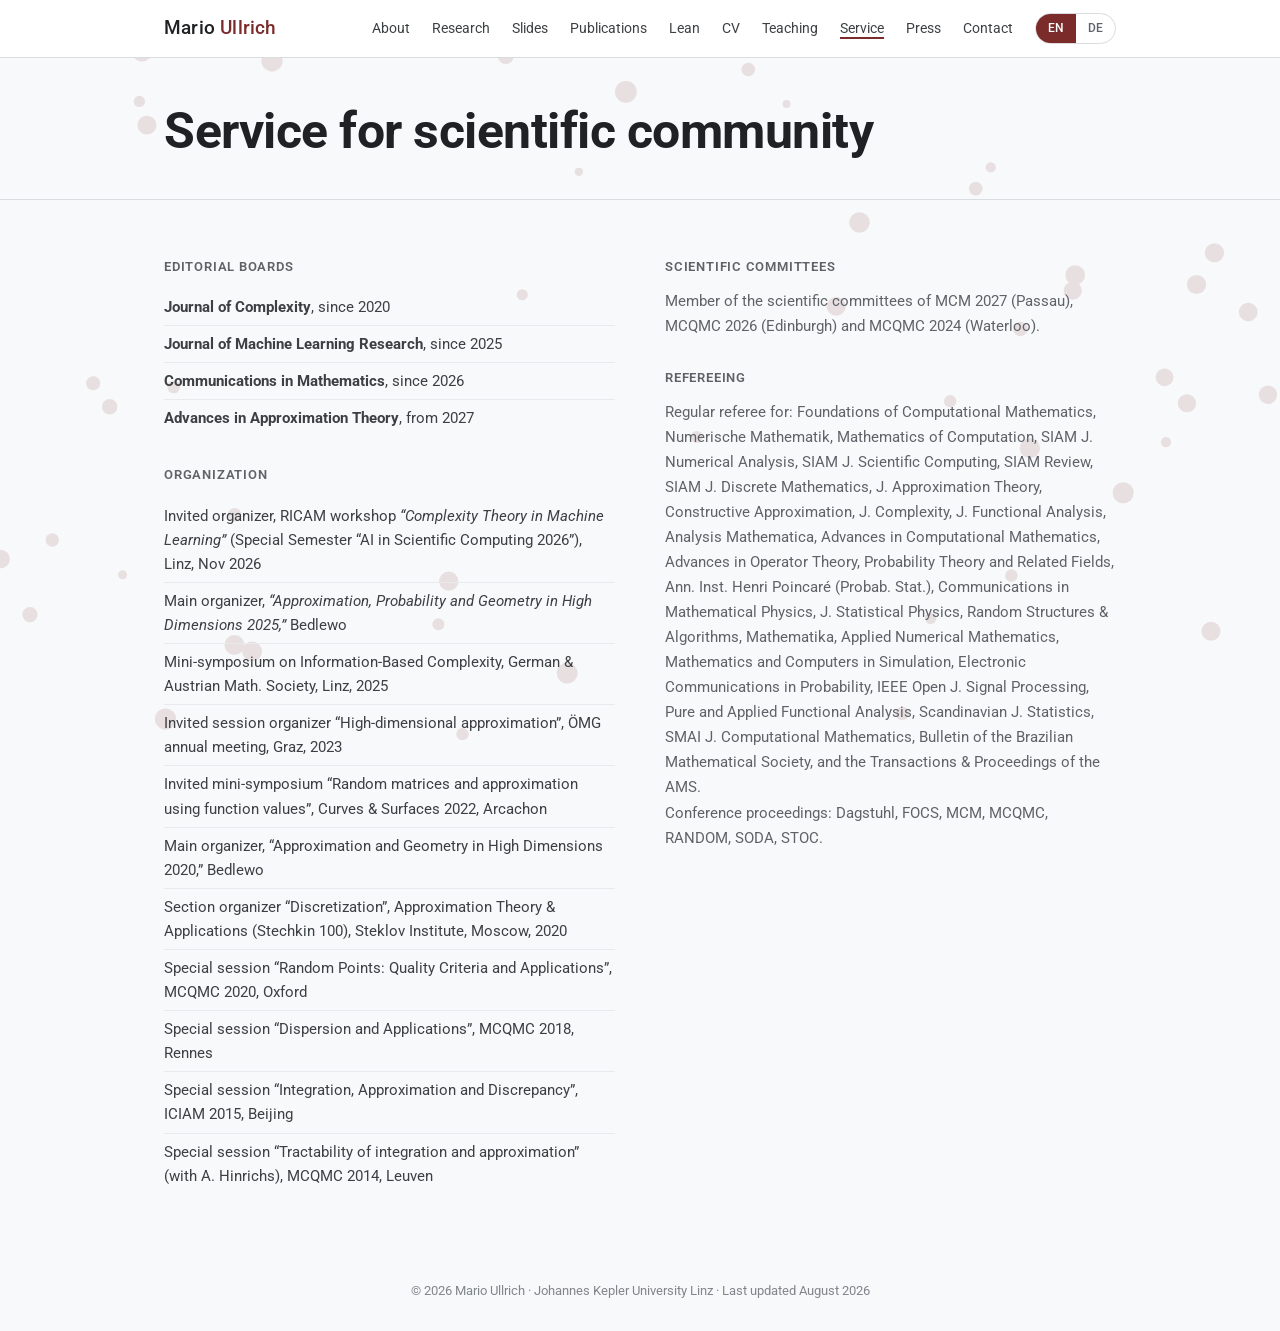
<file: service.html>
﻿<!DOCTYPE html>
<html lang="en">
<head>
<meta charset="UTF-8">
<meta name="viewport" content="width=device-width, initial-scale=1.0">
<title>Service · Mario Ullrich</title>
<meta name="description" content="Mario Ullrich, Senior Scientist at JKU Linz. Information-based complexity, approximation theory, high-dimensional problems.">
<link rel="canonical" href="https://mario-ullrich.github.io/service.html">
<link rel="icon" href="favicon.svg" type="image/svg+xml">
<link rel="preconnect" href="https://fonts.googleapis.com">
<link rel="preconnect" href="https://fonts.gstatic.com" crossorigin>
<link href="https://fonts.googleapis.com/css2?family=Roboto:ital,wght@0,300;0,400;0,500;0,700;1,400&display=swap" rel="stylesheet">
<link rel="stylesheet" href="styles.css">
</head>
<body class="p-service">
<div class="page-bg" aria-hidden="true"><svg viewBox="0 0 100 150" preserveAspectRatio="xMidYMid slice"></svg></div>

<nav>
  <div class="nav-inner">
    <a class="brand" href="index.html">Mario <span>Ullrich</span></a>
    <div class="nav-right">
      <ul class="nav-links">
        <li><a href="index.html" data-i18n="nav.about">About</a></li>
        <li><a href="research.html" data-i18n="nav.research">Research</a></li>
        <li><a href="slides.html" data-i18n="nav.slides">Slides</a></li>
        <li><a href="publications.html" data-i18n="nav.pubs">Publications</a></li>
        <li><a href="lean.html" data-i18n="nav.lean">Lean</a></li>
        <li><a href="cv.html" data-i18n="nav.cv">CV</a></li>
        <li><a href="teaching.html" data-i18n="nav.teaching">Teaching</a></li>
        <li><a href="service.html" data-i18n="nav.service">Service</a></li>
        <li><a href="press.html" data-i18n="nav.press">Press</a></li>
        <li><a href="contact.html" data-i18n="nav.contact">Contact</a></li>
      </ul>
      <div class="lang-toggle" role="group" aria-label="Language">
        <button data-lang="en">EN</button><button data-lang="de">DE</button>
      </div>
      <button class="nav-toggle" aria-label="Menu">Menu</button>
    </div>
  </div>
</nav>

<header class="hero subhero" id="top">
  <div class="wrap"><h1 data-i18n="svc.h">Service for scientific community</h1></div>
</header>

<main>

<section id="service">
  <div class="wrap">
    <div class="svc-grid reveal">
      <div class="svc">
        <h3 data-i18n="svc.editorial">Editorial boards</h3>
        <ul>
          <li><strong>Journal of Complexity</strong>, <span data-i18n="svc.since">since</span> 2020</li>
          <li><strong>Journal of Machine Learning Research</strong>, <span data-i18n="svc.since2">since</span> 2025</li>
          <li><strong>Communications in Mathematics</strong>, <span data-i18n="svc.since3">since</span> 2026</li>
          <li><strong>Advances in Approximation Theory</strong>, <span data-i18n="svc.from">from</span> 2027</li>
        </ul>
        <h3 style="margin-top:28px;" data-i18n="svc.org">Organization</h3>
        <ul>
          <li data-i18n="org.1">Invited organizer, RICAM workshop <em>“Complexity Theory in Machine Learning”</em> (Special Semester “AI in Scientific Computing 2026”), Linz, Nov 2026</li>
          <li data-i18n="org.2">Main organizer, <em>“Approximation, Probability and Geometry in High Dimensions 2025,”</em> Bedlewo</li>
          <li data-i18n="org.3">Mini-symposium on Information-Based Complexity, German &amp; Austrian Math. Society, Linz, 2025</li>
          <li data-i18n="org.5">Invited session organizer “High-dimensional approximation”, ÖMG annual meeting, Graz, 2023</li>
          <li data-i18n="org.6">Invited mini-symposium “Random matrices and approximation using function values”, Curves &amp; Surfaces 2022, Arcachon</li>
          <li data-i18n="org.7">Main organizer, “Approximation and Geometry in High Dimensions 2020,” Bedlewo</li>
          <li data-i18n="org.8">Section organizer “Discretization”, Approximation Theory &amp; Applications (Stechkin 100), Steklov Institute, Moscow, 2020</li>
          <li data-i18n="org.9">Special session “Random Points: Quality Criteria and Applications”, MCQMC 2020, Oxford</li>
          <li data-i18n="org.10">Special session “Dispersion and Applications”, MCQMC 2018, Rennes</li>
          <li data-i18n="org.11">Special session “Integration, Approximation and Discrepancy”, ICIAM 2015, Beijing</li>
          <li data-i18n="org.12">Special session “Tractability of integration and approximation” (with A. Hinrichs), MCQMC 2014, Leuven</li>
        </ul>
      </div>
      <div class="svc">
        <h3 data-i18n="svc.committees">Scientific committees</h3>
        <p class="refeed" data-i18n="svc.committees.p">Member of the scientific committees of MCM 2027 (Passau), MCQMC 2026 (Edinburgh) and MCQMC 2024 (Waterloo).</p>
        <h3 style="margin-top:28px;" data-i18n="svc.ref">Refereeing</h3>
        <p class="refeed" data-i18n="svc.ref.p">Regular referee for: Foundations of Computational Mathematics, Numerische Mathematik, Mathematics of Computation, SIAM J. Numerical Analysis, SIAM J. Scientific Computing, SIAM Review, SIAM J. Discrete Mathematics, J. Approximation Theory, Constructive Approximation, J. Complexity, J. Functional Analysis, Analysis Mathematica, Advances in Computational Mathematics, Advances in Operator Theory, Probability Theory and Related Fields, Ann. Inst. Henri Poincaré (Probab. Stat.), Communications in Mathematical Physics, J. Statistical Physics, Random Structures &amp; Algorithms, Mathematika, Applied Numerical Mathematics, Mathematics and Computers in Simulation, Electronic Communications in Probability, IEEE Open J. Signal Processing, Pure and Applied Functional Analysis, Scandinavian J. Statistics, SMAI J. Computational Mathematics, Bulletin of the Brazilian Mathematical Society, and the Transactions &amp; Proceedings of the AMS.<br>Conference proceedings: Dagstuhl, FOCS, MCM, MCQMC, RANDOM, SODA, STOC.</p>
      </div>
    </div>
  </div>
</section>

</main>

<footer>
  <div class="wrap">© <span id="yr"></span> Mario Ullrich · <span data-i18n="footer.uni">Johannes Kepler University Linz</span> · <span data-i18n="footer.upd">Last updated August 2026</span></div>
</footer>

<script>
  var DE={
    "nav.about":"Über mich",
    "nav.research":"Forschung",
    "nav.slides":"Folien",
    "nav.pubs":"Publikationen",
    "nav.cv":"Lebenslauf",
    "nav.teaching":"Lehre",
    "nav.service":"Service",
    "nav.press":"Presse",
    "nav.contact":"Kontakt",
    "svc.h":"Service für die Community",
    "svc.editorial":"Editorial Boards",
    "svc.since":"seit",
    "svc.since2":"seit",
    "svc.since3":"seit",
    "svc.from":"ab",
    "svc.org":"Organisation",
    "svc.committees":"Programmkomitees",
    "svc.committees.p":"Mitglied der Programmkomitees von MCM 2027 (Passau), MCQMC 2026 (Edinburgh) und MCQMC 2024 (Waterloo).",
    "svc.ref":"Gutachtertätigkeit",
    "org.1":"Eingeladener Organisator, RICAM-Workshop <em>„Complexity Theory in Machine Learning“</em> (Special Semester „AI in Scientific Computing 2026“), Linz, Nov 2026",
    "org.2":"Hauptorganisator, <em>„Approximation, Probability and Geometry in High Dimensions 2025“</em>, Bedlewo",
    "org.3":"Minisymposium zur Information-based Complexity, Deutsche &amp; Österr. Math. Gesellschaft, Linz, 2025",
    "org.5":"Eingeladener Sektionsorganisator „High-dimensional approximation“, ÖMG-Jahrestagung, Graz, 2023",
    "org.6":"Eingeladenes Minisymposium „Random matrices and approximation using function values“, Curves &amp; Surfaces 2022, Arcachon",
    "org.7":"Hauptorganisator, „Approximation and Geometry in High Dimensions 2020“, Bedlewo",
    "org.8":"Sektionsorganisator „Discretization“, Approximation Theory &amp; Applications (Stechkin 100), Steklov-Institut, Moskau, 2020",
    "org.9":"Sondersitzung „Random Points: Quality Criteria and Applications“, MCQMC 2020, Oxford",
    "org.10":"Sondersitzung „Dispersion and Applications“, MCQMC 2018, Rennes",
    "org.11":"Sondersitzung „Integration, Approximation and Discrepancy“, ICIAM 2015, Peking",
    "org.12":"Sondersitzung „Tractability of integration and approximation“ (mit A. Hinrichs), MCQMC 2014, Leuven",
    "svc.ref.p":"Regelmäßiger Gutachter für: Foundations of Computational Mathematics, Numerische Mathematik, Mathematics of Computation, SIAM J. Numerical Analysis, SIAM J. Scientific Computing, SIAM Review, SIAM J. Discrete Mathematics, J. Approximation Theory, Constructive Approximation, J. Complexity, J. Functional Analysis, Analysis Mathematica, Advances in Computational Mathematics, Advances in Operator Theory, Probability Theory and Related Fields, Ann. Inst. Henri Poincaré (Probab. Stat.), Communications in Mathematical Physics, J. Statistical Physics, Random Structures &amp; Algorithms, Mathematika, Applied Numerical Mathematics, Mathematics and Computers in Simulation, Electronic Communications in Probability, IEEE Open J. Signal Processing, Pure and Applied Functional Analysis, Scandinavian J. Statistics, SMAI J. Computational Mathematics, Bulletin of the Brazilian Mathematical Society sowie Transactions &amp; Proceedings of the AMS.<br>Tagungsbände: Dagstuhl, FOCS, MCM, MCQMC, RANDOM, SODA, STOC.",
    "footer.uni":"Johannes Kepler Universität Linz",
    "footer.upd":"Zuletzt aktualisiert August 2026"
  };
</script>
<script src="site.js"></script>
</body>
</html>
</file>
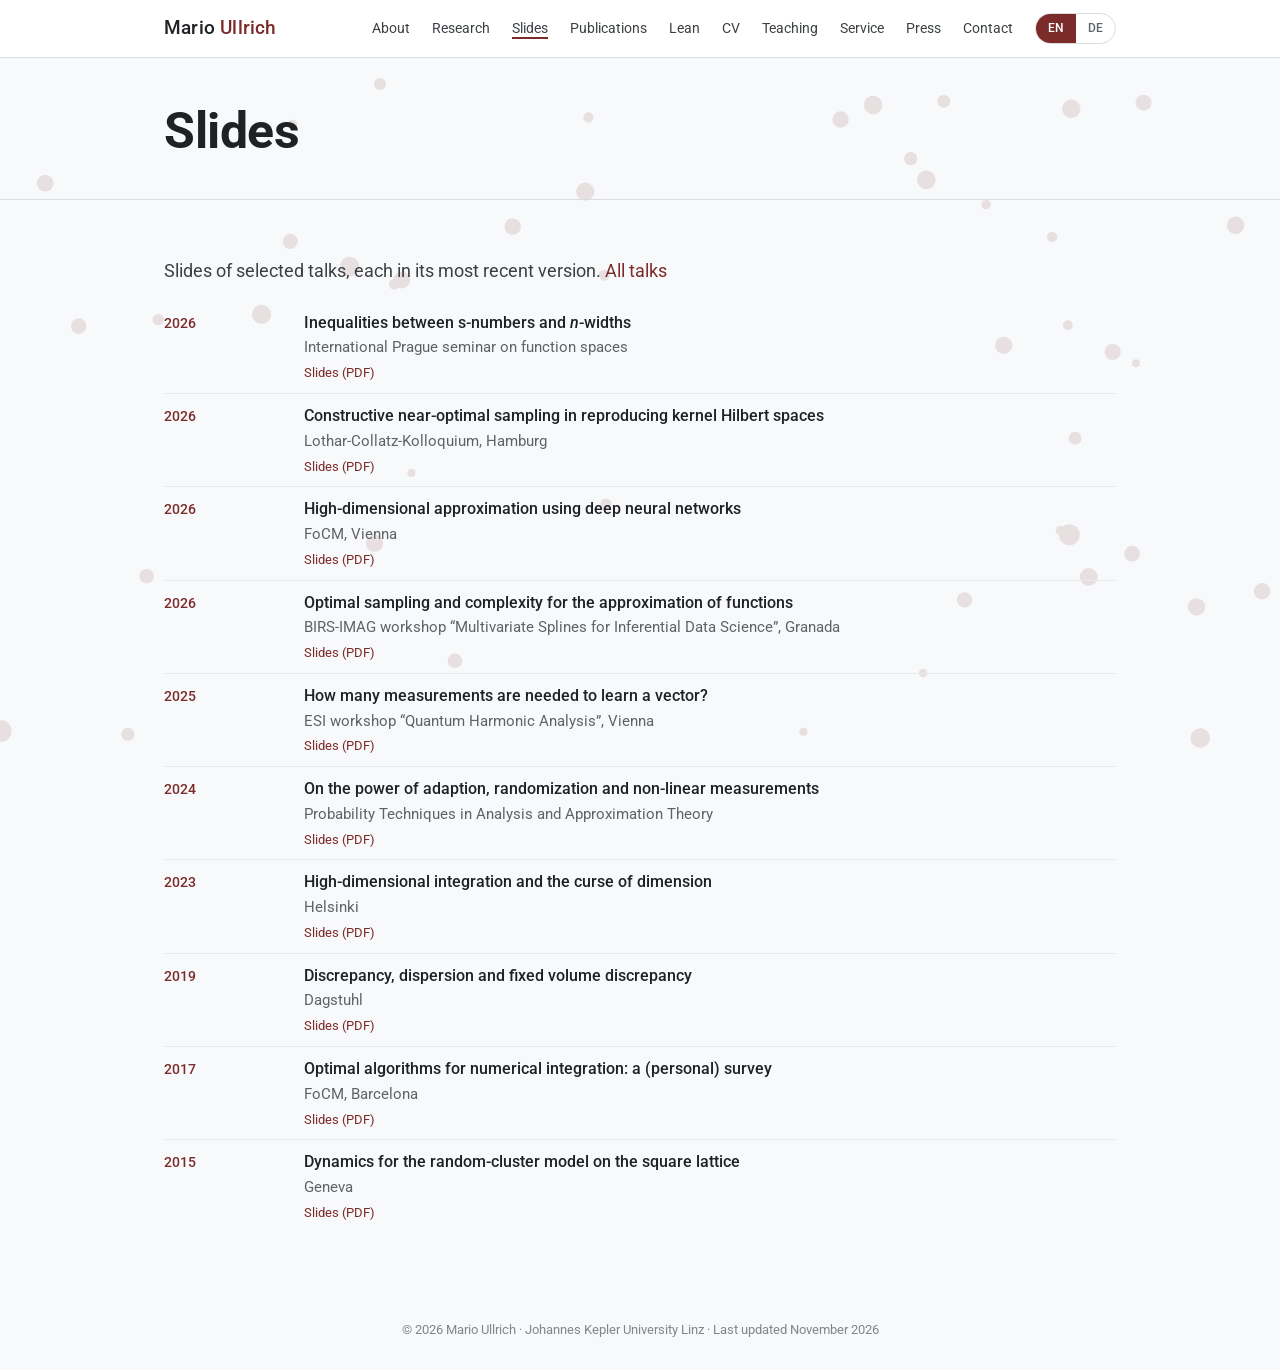
<file: slides.html>
<!DOCTYPE html>
<html lang="en">
<head>
<meta charset="UTF-8">
<meta name="viewport" content="width=device-width, initial-scale=1.0">
<title>Slides · Mario Ullrich</title>
<meta name="description" content="Slides of selected talks by Mario Ullrich, JKU Linz: optimal sampling, s-numbers, neural networks, adaption and randomization, high-dimensional integration, discrepancy and dispersion.">
<link rel="canonical" href="https://mario-ullrich.github.io/slides.html">
<link rel="icon" href="favicon.svg" type="image/svg+xml">
<link rel="preconnect" href="https://fonts.googleapis.com">
<link rel="preconnect" href="https://fonts.gstatic.com" crossorigin>
<link href="https://fonts.googleapis.com/css2?family=Roboto:ital,wght@0,300;0,400;0,500;0,700;1,400&display=swap" rel="stylesheet">
<link rel="stylesheet" href="styles.css">
</head>
<body class="p-slides">
<div class="page-bg" aria-hidden="true"><svg viewBox="0 0 100 150" preserveAspectRatio="xMidYMid slice"></svg></div>

<nav>
  <div class="nav-inner">
    <a class="brand" href="index.html">Mario <span>Ullrich</span></a>
    <div class="nav-right">
      <ul class="nav-links">
        <li><a href="index.html" data-i18n="nav.about">About</a></li>
        <li><a href="research.html" data-i18n="nav.research">Research</a></li>
        <li><a href="slides.html" data-i18n="nav.slides">Slides</a></li>
        <li><a href="publications.html" data-i18n="nav.pubs">Publications</a></li>
        <li><a href="lean.html" data-i18n="nav.lean">Lean</a></li>
        <li><a href="cv.html" data-i18n="nav.cv">CV</a></li>
        <li><a href="teaching.html" data-i18n="nav.teaching">Teaching</a></li>
        <li><a href="service.html" data-i18n="nav.service">Service</a></li>
        <li><a href="press.html" data-i18n="nav.press">Press</a></li>
        <li><a href="contact.html" data-i18n="nav.contact">Contact</a></li>
      </ul>
      <div class="lang-toggle" role="group" aria-label="Language">
        <button data-lang="en">EN</button><button data-lang="de">DE</button>
      </div>
      <button class="nav-toggle" aria-label="Menu">Menu</button>
    </div>
  </div>
</nav>

<header class="hero subhero" id="top">
  <div class="wrap"><h1 data-i18n="slides.h">Slides</h1></div>
</header>

<main>

<section id="slides"><div class="wrap">
  <div class="reveal">
    <p class="lead"><span data-i18n="slides.lead">Slides of selected talks, each in its most recent version.</span> <a href="cv.html#talks" data-i18n="slides.all">All talks</a></p>
    <ul class="timeline">
      <li class="tl"><span class="yr">2026</span><span class="body"><strong>Inequalities between s-numbers and <em>n</em>-widths</strong><span class="sub">International Prague seminar on function spaces</span><a class="res-ref" href="docs/talks/2026-09-s-numbers.pdf" target="_blank" rel="noopener" data-i18n="slides.pdf">Slides (PDF)</a></span></li>
      <li class="tl"><span class="yr">2026</span><span class="body"><strong>Constructive near-optimal sampling in reproducing kernel Hilbert spaces</strong><span class="sub">Lothar-Collatz-Kolloquium, Hamburg</span><a class="res-ref" href="docs/talks/2026-10-constructive-sampling.pdf" target="_blank" rel="noopener" data-i18n="slides.pdf">Slides (PDF)</a></span></li>
      <li class="tl"><span class="yr">2026</span><span class="body"><strong>High-dimensional approximation using deep neural networks</strong><span class="sub">FoCM, Vienna</span><a class="res-ref" href="docs/talks/2026-07-neural-networks.pdf" target="_blank" rel="noopener" data-i18n="slides.pdf">Slides (PDF)</a></span></li>
      <li class="tl"><span class="yr">2026</span><span class="body"><strong>Optimal sampling and complexity for the approximation of functions</strong><span class="sub">BIRS-IMAG workshop “Multivariate Splines for Inferential Data Science”, Granada</span><a class="res-ref" href="docs/talks/2026-05-optimal-sampling.pdf" target="_blank" rel="noopener" data-i18n="slides.pdf">Slides (PDF)</a></span></li>
      <li class="tl"><span class="yr">2025</span><span class="body"><strong>How many measurements are needed to learn a vector?</strong><span class="sub">ESI workshop “Quantum Harmonic Analysis”, Vienna</span><a class="res-ref" href="docs/talks/2025-05-measurements.pdf" target="_blank" rel="noopener" data-i18n="slides.pdf">Slides (PDF)</a></span></li>
      <li class="tl"><span class="yr">2024</span><span class="body"><strong>On the power of adaption, randomization and non-linear measurements</strong><span class="sub">Probability Techniques in Analysis and Approximation Theory</span><a class="res-ref" href="docs/talks/2024-11-adaption-randomization.pdf" target="_blank" rel="noopener" data-i18n="slides.pdf">Slides (PDF)</a></span></li>
      <li class="tl"><span class="yr">2023</span><span class="body"><strong>High-dimensional integration and the curse of dimension</strong><span class="sub">Helsinki</span><a class="res-ref" href="docs/talks/2023-11-integration-curse.pdf" target="_blank" rel="noopener" data-i18n="slides.pdf">Slides (PDF)</a></span></li>
      <li class="tl"><span class="yr">2019</span><span class="body"><strong>Discrepancy, dispersion and fixed volume discrepancy</strong><span class="sub">Dagstuhl</span><a class="res-ref" href="docs/talks/2019-08-discrepancy-dispersion.pdf" target="_blank" rel="noopener" data-i18n="slides.pdf">Slides (PDF)</a></span></li>
      <li class="tl"><span class="yr">2017</span><span class="body"><strong>Optimal algorithms for numerical integration: a (personal) survey</strong><span class="sub">FoCM, Barcelona</span><a class="res-ref" href="docs/talks/2017-07-integration-survey.pdf" target="_blank" rel="noopener" data-i18n="slides.pdf">Slides (PDF)</a></span></li>
      <li class="tl"><span class="yr">2015</span><span class="body"><strong>Dynamics for the random-cluster model on the square lattice</strong><span class="sub">Geneva</span><a class="res-ref" href="docs/talks/2015-05-random-cluster.pdf" target="_blank" rel="noopener" data-i18n="slides.pdf">Slides (PDF)</a></span></li>
    </ul>
  </div>
</div></section>

</main>

<footer>
  <div class="wrap">© <span id="yr"></span> Mario Ullrich · <span data-i18n="footer.uni">Johannes Kepler University Linz</span> · <span data-i18n="footer.upd">Last updated November 2026</span></div>
</footer>

<script>
  var DE={
    "nav.about":"Über mich",
    "nav.research":"Forschung",
    "nav.slides":"Folien",
    "nav.pubs":"Publikationen",
    "nav.cv":"Lebenslauf",
    "nav.teaching":"Lehre",
    "nav.service":"Engagement",
    "nav.press":"Presse",
    "nav.contact":"Kontakt",
    "slides.h":"Folien",
    "slides.lead":"Folien ausgewählter Vorträge, jeweils in der neuesten Fassung.",
    "slides.all":"Alle Vorträge",
    "slides.pdf":"Folien (PDF)",
    "footer.uni":"Johannes Kepler Universität Linz",
    "footer.upd":"Zuletzt aktualisiert November 2026"
  };
</script>
<script src="site.js"></script>
</body>
</html>
</file>
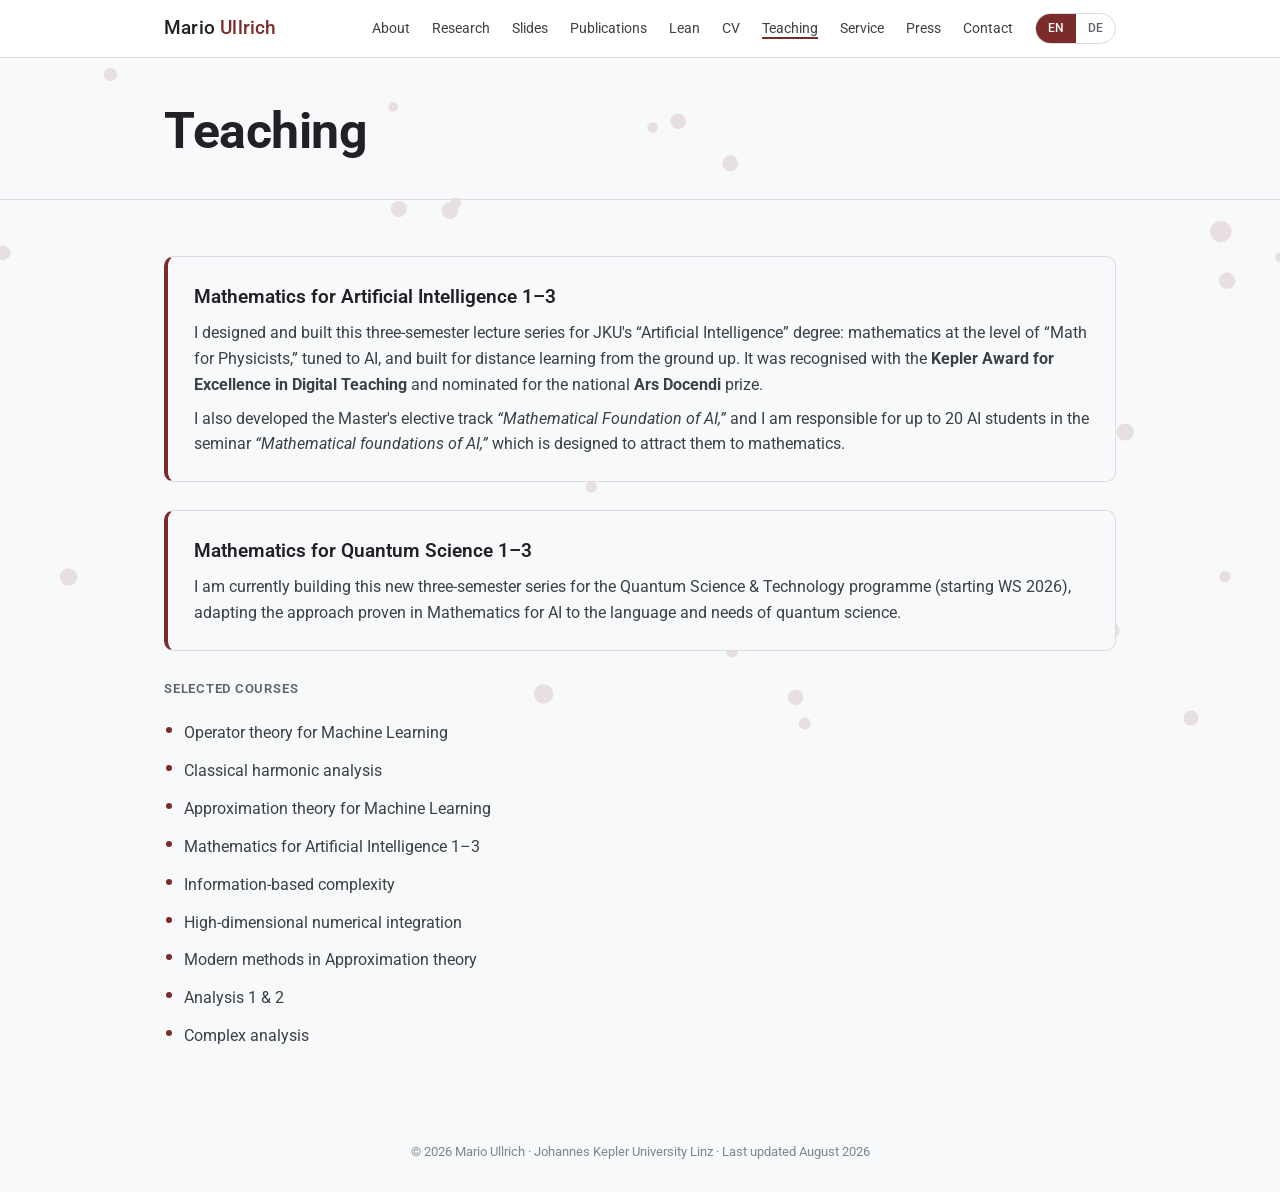
<file: teaching.html>
﻿<!DOCTYPE html>
<html lang="en">
<head>
<meta charset="UTF-8">
<meta name="viewport" content="width=device-width, initial-scale=1.0">
<title>Teaching · Mario Ullrich</title>
<meta name="description" content="Mario Ullrich, Senior Scientist at JKU Linz. Information-based complexity, approximation theory, high-dimensional problems.">
<link rel="canonical" href="https://mario-ullrich.github.io/teaching.html">
<link rel="icon" href="favicon.svg" type="image/svg+xml">
<link rel="preconnect" href="https://fonts.googleapis.com">
<link rel="preconnect" href="https://fonts.gstatic.com" crossorigin>
<link href="https://fonts.googleapis.com/css2?family=Roboto:ital,wght@0,300;0,400;0,500;0,700;1,400&display=swap" rel="stylesheet">
<link rel="stylesheet" href="styles.css">
</head>
<body class="p-teaching">
<div class="page-bg" aria-hidden="true"><svg viewBox="0 0 100 150" preserveAspectRatio="xMidYMid slice"></svg></div>

<nav>
  <div class="nav-inner">
    <a class="brand" href="index.html">Mario <span>Ullrich</span></a>
    <div class="nav-right">
      <ul class="nav-links">
        <li><a href="index.html" data-i18n="nav.about">About</a></li>
        <li><a href="research.html" data-i18n="nav.research">Research</a></li>
        <li><a href="slides.html" data-i18n="nav.slides">Slides</a></li>
        <li><a href="publications.html" data-i18n="nav.pubs">Publications</a></li>
        <li><a href="lean.html" data-i18n="nav.lean">Lean</a></li>
        <li><a href="cv.html" data-i18n="nav.cv">CV</a></li>
        <li><a href="teaching.html" data-i18n="nav.teaching">Teaching</a></li>
        <li><a href="service.html" data-i18n="nav.service">Service</a></li>
        <li><a href="press.html" data-i18n="nav.press">Press</a></li>
        <li><a href="contact.html" data-i18n="nav.contact">Contact</a></li>
      </ul>
      <div class="lang-toggle" role="group" aria-label="Language">
        <button data-lang="en">EN</button><button data-lang="de">DE</button>
      </div>
      <button class="nav-toggle" aria-label="Menu">Menu</button>
    </div>
  </div>
</nav>

<header class="hero subhero" id="top">
  <div class="wrap"><h1 data-i18n="teach.h">Teaching</h1></div>
</header>

<main>

<section id="teaching">
  <div class="wrap">
    <div class="reveal">
      <div class="feature">
        <h3 data-i18n="teach.feat.h">Mathematics for Artificial Intelligence 1–3</h3>
        <p data-i18n="teach.feat.p1">I designed and built this three-semester lecture series for JKU's “Artificial Intelligence” degree: mathematics at the level of “Math for Physicists,” tuned to AI, and built for distance learning from the ground up. It was recognised with the <strong>Kepler Award for Excellence in Digital Teaching</strong> and nominated for the national <strong>Ars Docendi</strong> prize.</p>
        <p data-i18n="teach.feat.p2">I also developed the Master's elective track <em>“Mathematical Foundation of AI,”</em> and I am responsible for up to 20 AI students in the seminar <em>“Mathematical foundations of AI,”</em> which is designed to attract them to mathematics.</p>
      </div>
        <div class="feature" style="margin-top:18px;">
          <h3 data-i18n="teach.q.h">Mathematics for Quantum Science 1–3</h3>
          <p data-i18n="teach.q.p">I am currently building this new three-semester series for the Quantum Science &amp; Technology programme (starting WS 2026), adapting the approach proven in Mathematics for AI to the language and needs of quantum science.</p>
        </div>
    </div>
    <div class="reveal">
      <h3 class="micro-h" style="margin-top:0;" data-i18n="teach.courses">Selected courses</h3>
      <ul class="bullets">
        <li class="title-i">Operator theory for Machine Learning</li>
        <li class="title-i">Classical harmonic analysis</li>
        <li class="title-i">Approximation theory for Machine Learning</li>
        <li class="title-i">Mathematics for Artificial Intelligence 1–3</li>
        <li class="title-i">Information-based complexity</li>
        <li class="title-i">High-dimensional numerical integration</li>
        <li class="title-i">Modern methods in Approximation theory</li>
        <li class="title-i">Analysis 1 &amp; 2</li>
        <li class="title-i">Complex analysis</li>
      </ul>
    </div>
  </div>
</section>

</main>

<footer>
  <div class="wrap">© <span id="yr"></span> Mario Ullrich · <span data-i18n="footer.uni">Johannes Kepler University Linz</span> · <span data-i18n="footer.upd">Last updated August 2026</span></div>
</footer>

<script>
  var DE={
    "nav.about":"Über mich",
    "nav.research":"Forschung",
    "nav.slides":"Folien",
    "nav.pubs":"Publikationen",
    "nav.cv":"Lebenslauf",
    "nav.teaching":"Lehre",
    "nav.service":"Engagement",
    "nav.press":"Presse",
    "nav.contact":"Kontakt",
    "teach.h":"Lehre",
    "teach.feat.h":"Mathematik für Künstliche Intelligenz 1–3",
    "teach.feat.p1":"Diese dreisemestrige Vorlesungsreihe habe ich für das JKU-Studium „Artificial Intelligence“ konzipiert und aufgebaut: Mathematik auf dem Niveau von „Mathematik für Physiker“, zugeschnitten auf KI und von Grund auf für Fernlehre gebaut. Sie wurde mit dem <strong>Kepler Award für exzellente digitale Lehre</strong> ausgezeichnet und für den <strong>Ars-Docendi</strong>-Staatspreis nominiert.",
    "teach.feat.p2":"Außerdem habe ich den Master-Wahltrack <em>„Mathematical Foundation of AI“</em> entwickelt und trage die Verantwortung für bis zu 20 AI-Studierende im Seminar <em>„Mathematical foundations of AI“</em>, das sie für Mathematik gewinnen soll.",
    "teach.courses":"Ausgewählte Lehrveranstaltungen",
    "footer.uni":"Johannes Kepler Universität Linz",
    "footer.upd":"Zuletzt aktualisiert August 2026",
    "teach.q.h":"Mathematics for Quantum Science 1–3",
    "teach.q.p":"Diese neue dreisemestrige Reihe für das Studium Quantum Science &amp; Technology baue ich derzeit auf (ab WS 2026) und übertrage dabei den in „Mathematics for AI“ bewährten Ansatz auf die Sprache und Anforderungen der Quantenwissenschaft."
  };
</script>
<script src="site.js"></script>
</body>
</html>
</file>
<file: styles.css>
/* Shared stylesheet for every page of the site.
   Page-specific rules live at the bottom, scoped by the body class
   that each page carries (p-home, p-research, ...). */



  :root{
    --bg:#ffffff;--bg-2:#f8f9fa;--ink:#202124;--ink-soft:#3c4043;--muted:#5f6368;--faint:#80868b;
    --accent:#7c2b2b;--accent-2:#9c4a36;--accent-soft:rgba(124,43,43,.08);
    --line:#dadce0;--line-soft:#e8eaed;
    --sans:"Roboto",Arial,Helvetica,sans-serif;--maxw:1000px;
  }
  *{box-sizing:border-box;}
  html{scroll-behavior:smooth;scroll-padding-top:72px;background:var(--bg-2);}
  body{margin:0;background:transparent;color:var(--ink);font-family:var(--sans);font-size:16.5px;line-height:1.62;font-weight:400;-webkit-font-smoothing:antialiased;text-rendering:optimizeLegibility;}
  ::selection{background:var(--accent);color:#fff;}
  a{color:var(--accent);text-decoration:none;}
  a:hover{text-decoration:underline;}
  .wrap{max-width:var(--maxw);margin:0 auto;padding:0 24px;}

  nav{position:sticky;top:0;z-index:50;background:#fff;border-bottom:1px solid var(--line);}
  .nav-inner{max-width:var(--maxw);margin:0 auto;padding:13px 24px;display:flex;align-items:center;justify-content:space-between;gap:20px;position:relative;}
  .brand{font-weight:500;font-size:1.18rem;letter-spacing:.01em;color:var(--ink);}
  .brand:hover{text-decoration:none;}
  .brand span{color:var(--accent);}
  .nav-right{display:flex;align-items:center;gap:22px;}
  .nav-links{display:flex;gap:22px;list-style:none;margin:0;padding:0;}
  .nav-links a{font-size:.88rem;color:var(--ink-soft);position:relative;padding-bottom:3px;}
  .nav-links a:hover{color:var(--accent);text-decoration:none;}
  .nav-links a::after{content:"";position:absolute;left:0;bottom:0;width:0;height:2px;background:var(--accent);transition:width .22s ease;}
  .nav-links a:hover::after,.nav-links a.active::after{width:100%;}
  .lang-toggle{display:inline-flex;border:1px solid var(--line);border-radius:999px;overflow:hidden;font-size:.74rem;font-weight:500;}
  .lang-toggle button{background:none;border:none;padding:5px 12px;cursor:pointer;color:var(--muted);font:inherit;}
  .lang-toggle button.active{background:var(--accent);color:#fff;}
  .nav-toggle{display:none;background:none;border:1px solid var(--line);border-radius:4px;padding:7px 11px;font-size:.82rem;color:var(--ink);cursor:pointer;}

  header.hero{position:relative;background:transparent;border-bottom:1px solid var(--line);}
  .hero-bg{position:absolute;inset:0;opacity:.12;pointer-events:none;overflow:hidden;}
  .hero-bg svg{width:100%;height:100%;display:block;}
  .hero-bg circle{fill:var(--accent);}
  .hero .wrap{position:relative;padding:64px 24px 56px;}
  .eyebrow{font-size:.8rem;letter-spacing:.08em;text-transform:uppercase;color:var(--accent);font-weight:500;margin:0 0 14px;}
  h1{font-weight:700;font-size:clamp(2.1rem,5vw,3.1rem);line-height:1.1;letter-spacing:-.01em;margin:0 0 10px;color:var(--ink);}
  .role{font-weight:400;font-size:clamp(1.05rem,2.4vw,1.3rem);color:var(--muted);margin:0 0 24px;}
  .hero-lede{max-width:650px;font-size:1.06rem;color:var(--ink-soft);margin:0 0 28px;}
  .hero-actions{display:flex;flex-wrap:wrap;gap:12px;align-items:center;}
  .btn{font-size:.9rem;font-weight:500;padding:10px 20px;border:1px solid var(--accent);border-radius:6px;color:var(--accent);background:#fff;transition:background .2s,color .2s;}
  .btn:hover{background:var(--accent-soft);text-decoration:none;color:var(--accent);}
  .btn.primary{background:var(--accent);border-color:var(--accent);color:#fff;}
  .btn.primary:hover{background:var(--accent-2);border-color:var(--accent-2);color:#fff;}
  .hero-links{display:flex;flex-wrap:wrap;align-items:baseline;column-gap:9px;row-gap:2px;margin-top:22px;font-size:.85rem;}
  .hero-links a{color:var(--muted);}
  .hero-links a:hover{color:var(--accent);}
  .hero-links a:not(:last-child)::after{content:"·";display:inline-block;margin-left:9px;color:var(--line);}

  section{padding:56px 0;border-bottom:1px solid var(--line-soft);}
  section:last-of-type{border-bottom:none;}
  .sec-head{margin-bottom:28px;}
  .sec-num{display:none;}
  .sec-rule{display:none;}
  .sec-head h2{font-weight:500;font-size:clamp(1.5rem,3vw,2.05rem);letter-spacing:-.01em;margin:0;padding-bottom:10px;position:relative;color:var(--ink);}
  .sec-head h2::after{content:"";position:absolute;left:0;bottom:0;width:44px;height:3px;background:var(--accent);border-radius:2px;}

  p{margin:0 0 16px;}
  .lead{font-size:1.12rem;color:var(--ink-soft);}
  .cols{display:grid;grid-template-columns:1.45fr 1fr;gap:44px;}
  @media(max-width:780px){.cols{grid-template-columns:1fr;gap:28px;}}

  .factcard{background:#fff;border:1px solid var(--line);border-radius:10px;padding:22px 24px;box-shadow:0 1px 2px rgba(60,64,67,.06);}
  .factcard h3{font-size:.82rem;letter-spacing:.06em;text-transform:uppercase;color:var(--muted);font-weight:600;margin:0 0 14px;}
  .factrow{display:flex;gap:14px;padding:9px 0;border-top:1px solid var(--line-soft);font-size:.95rem;}
  .factrow:first-of-type{border-top:none;}
  .factrow .k{font-size:.78rem;letter-spacing:.02em;text-transform:uppercase;color:var(--muted);font-weight:500;min-width:78px;padding-top:2px;}
  .factrow .v{color:var(--ink-soft);}

  .tags{display:flex;flex-wrap:wrap;gap:8px;margin:6px 0 0;padding:0;list-style:none;}
  .tags li{font-size:.82rem;color:var(--ink-soft);background:var(--bg-2);border:1px solid var(--line);padding:5px 12px;border-radius:999px;}

  .portrait{width:100%;max-width:230px;aspect-ratio:4/5;border:1px solid var(--line);border-radius:10px;overflow:hidden;margin:0 0 20px;background:var(--bg-2);display:flex;align-items:center;justify-content:center;}
  .portrait img{width:100%;height:100%;object-fit:cover;display:block;}
  .portrait .mono{font-weight:500;font-size:3rem;color:var(--accent);letter-spacing:.02em;}
  .hero-portrait{max-width:128px;aspect-ratio:1/1;border-radius:50%;margin:0 0 22px;}
  .hero-portrait .mono{font-size:2.4rem;}
  .hero-grid{display:grid;grid-template-columns:1.4fr minmax(280px,340px);gap:48px;align-items:start;}
  @media(max-width:820px){.hero-grid{grid-template-columns:1fr;gap:30px;}}
  .hero-main h1{margin-bottom:20px;}
  .glance-mini{padding:18px 20px;}
  .glance-mini h3{margin-bottom:10px;}
  .glance-mini .factrow{font-size:.85rem;padding:7px 0;}
  .glance-mini .factrow .k{min-width:60px;font-size:.7rem;padding-top:2px;}

  .micro-h{font-size:.8rem;letter-spacing:.06em;text-transform:uppercase;color:var(--muted);font-weight:600;margin:30px 0 12px;}

  .timeline{margin:0;padding:0;list-style:none;}
  .tl{display:grid;grid-template-columns:120px 1fr;gap:20px;padding:9px 0;border-top:1px solid var(--line-soft);}
  .tl:first-child{border-top:none;}
  .tl .yr{font-size:.85rem;color:var(--accent);font-weight:500;padding-top:2px;}
  .tl .body strong{font-weight:500;font-size:1.02rem;color:var(--ink);}
  .tl .body .sub{display:block;color:var(--muted);font-size:.92rem;}
  .tl .body .note{display:block;color:var(--ink-soft);font-size:.92rem;}
  @media(max-width:560px){.tl{grid-template-columns:62px 1fr;gap:12px;}}

  .pub-group-label{font-size:.8rem;letter-spacing:.06em;text-transform:uppercase;color:var(--muted);font-weight:600;margin:30px 0 12px;}
  .pub-group-label:first-of-type{margin-top:0;}
  ol.pubs{margin:0;padding:0;list-style:none;counter-reset:pub;}
  ol.pubs li{counter-increment:pub;position:relative;padding:10px 0 10px 42px;border-top:1px solid var(--line-soft);}
  ol.pubs li:first-child{border-top:none;}
  ol.pubs li::before{content:counter(pub);position:absolute;left:0;top:11px;font-size:.82rem;color:var(--faint);font-weight:500;}
  .pub-title{font-weight:500;font-size:1.02rem;color:var(--ink);}
  .pub-meta{display:block;color:var(--muted);font-size:.9rem;margin-top:2px;}
  .pub-links{margin-top:5px;font-size:.82rem;}
  .pub-links a{margin-right:14px;}
  .badge{display:inline-block;font-size:.66rem;letter-spacing:.04em;text-transform:uppercase;color:var(--accent);border:1px solid var(--accent);border-radius:999px;padding:1px 8px;margin-left:6px;vertical-align:1px;font-weight:500;}
  .archive-links{display:flex;flex-wrap:wrap;gap:10px;margin-top:24px;}
  .archive-links a{font-size:.85rem;border:1px solid var(--line);padding:9px 16px;border-radius:999px;color:var(--ink-soft);}
  .archive-links a:hover{border-color:var(--accent);color:var(--accent);text-decoration:none;}
  .fulllist{display:inline-flex;align-items:center;gap:8px;margin-top:22px;font-size:.9rem;font-weight:500;background:var(--accent);color:#fff;padding:11px 22px;border-radius:6px;}
  .fulllist:hover{background:var(--accent-2);color:#fff;text-decoration:none;}

  .feature{background:var(--bg-2);border:1px solid var(--line);border-left:4px solid var(--accent);border-radius:10px;padding:24px 26px;margin-bottom:28px;}
  .feature h3{font-weight:600;font-size:1.2rem;margin:0 0 8px;color:var(--ink);}
  .feature p{margin:0 0 8px;color:var(--ink-soft);font-size:1rem;}
  .feature p:last-child{margin:0;}
  .course-list{margin:0;padding:0;list-style:none;}
  .course-list li{display:grid;grid-template-columns:96px 1fr;gap:18px;padding:7px 0;border-top:1px solid var(--line-soft);font-size:.96rem;}
  .course-list li:first-child{border-top:none;}
  .course-list .term{font-size:.82rem;color:var(--muted);padding-top:2px;}
  .course-list .title-i{color:var(--ink-soft);}
  .course-list li a{justify-self:start;}
  .course-list.news li{grid-template-columns:46px 1fr;gap:12px;}

  ul.bullets{margin:14px 0 0;padding:0;list-style:none;}
  ul.bullets li{position:relative;padding:6px 0 6px 20px;font-size:1rem;color:var(--ink-soft);}
  ul.bullets li::before{content:"";position:absolute;left:2px;top:13px;width:6px;height:6px;background:var(--accent);border-radius:50%;}
  ul.bullets li strong{font-weight:600;color:var(--ink);}
  a.res-ref{display:block;width:fit-content;margin-top:3px;font-size:.8rem;color:var(--accent);}
  a.res-ref:hover{color:var(--accent-2);}
  .list-caption{font-size:.8rem;text-transform:uppercase;letter-spacing:.06em;color:var(--muted);font-weight:600;margin:0 0 12px;}

  .svc-grid{display:grid;grid-template-columns:1fr 1fr;gap:30px;}
  @media(max-width:780px){.svc-grid{grid-template-columns:1fr;}}
  .svc h3{font-size:.82rem;letter-spacing:.06em;text-transform:uppercase;color:var(--muted);font-weight:600;margin:0 0 12px;}
  .svc ul{margin:0;padding:0;list-style:none;}
  .svc li{padding:6px 0;border-top:1px solid var(--line-soft);font-size:.93rem;color:var(--ink-soft);}
  .svc li:first-child{border-top:none;}
  .refeed{font-size:.92rem;color:var(--muted);line-height:1.7;}

  #contact .cols{align-items:start;}
  .contact-big{font-weight:500;font-size:1.3rem;color:var(--ink);}
  .contact-big a{color:var(--accent);}

  footer{padding:30px 0;text-align:center;}
  footer .wrap{font-size:.82rem;color:var(--faint);}

  .reveal{opacity:0;transform:translateY(14px);transition:opacity .6s ease,transform .6s ease;}
  .reveal.in{opacity:1;transform:none;}
  @media(prefers-reduced-motion:reduce){.reveal{opacity:1;transform:none;transition:none;}html{scroll-behavior:auto;}}

  @media(max-width:900px){
    .nav-links{position:absolute;top:100%;right:0;left:0;flex-direction:column;gap:0;background:#fff;border-bottom:1px solid var(--line);max-height:0;overflow:hidden;transition:max-height .3s ease;}
    .nav-links.open{max-height:520px;}
    .nav-links li{border-top:1px solid var(--line-soft);}
    .nav-links a{display:block;padding:14px 24px;}
    .nav-links a::after{display:none;}
    .nav-toggle{display:block;}
  }

  @media(max-width:560px){
    .wrap{padding:0 16px;}
    .nav-inner{padding:13px 16px;}
    .hero .wrap{padding:44px 16px 40px;}
    .subhero .wrap{padding:34px 16px 30px;}
    section{padding:40px 0;}
    .block{padding:18px 16px;}
    .factcard{padding:18px 16px;}
    .feature{padding:18px 16px;}
    .course-list.news li{grid-template-columns:40px 1fr;gap:10px;}
  }

  .subhero .wrap{padding:46px 24px 40px;}
  .subhero h1{margin:0;}
  .subhero .intro{color:var(--ink-soft);max-width:660px;margin:12px 0 0;}

  .block{background:#fff;border:1px solid var(--line);border-radius:10px;padding:26px 30px;box-shadow:0 1px 2px rgba(60,64,67,.06);}
  .block + .block, section + section .block{margin-top:0;}
  .block .sec-head{margin-bottom:18px;}
  .page-bg{position:fixed;inset:0;z-index:-1;pointer-events:none;opacity:.12;overflow:hidden;}
  .page-bg svg{width:100%;height:100%;display:block;}
  .page-bg circle{fill:var(--accent);}
  .copy-email{margin-left:8px;font:inherit;font-size:.72rem;line-height:1;padding:3px 9px;border:1px solid var(--line);border-radius:999px;background:#fff;color:var(--muted);cursor:pointer;vertical-align:baseline;}
  .copy-email:hover{border-color:var(--accent);color:var(--accent);}
  .copy-email.copied{color:var(--accent);border-color:var(--accent);}


/* ---------- page-specific ---------- */

/* index.html */
   .p-home .btn{display:inline-flex;justify-content:center;align-items:center;text-align:center;font-size:.9rem;font-weight:500;padding:10px 20px;border:1px solid var(--accent);border-radius:6px;color:var(--accent);background:#fff;transition:background .2s,color .2s;}
   .p-home .hero-actions{display:flex;flex-wrap:wrap;gap:14px;align-items:center;justify-content:flex-start;}
   .p-home .hero-actions--primary{margin-top:6px;gap:14px;}
   .p-home .hero-actions--primary .btn{flex:0 0 auto;font-size:.95rem;font-weight:600;padding:9px 22px;border-width:2px;border-radius:999px;}
   .p-home .hero-actions--primary .btn:hover{background:var(--accent);color:#fff;}
   .p-home .hero-actions--secondary{display:flex;flex-wrap:wrap;gap:14px;margin-top:16px;margin-left:22px;justify-content:flex-start;}
   .p-home .hero-actions--secondary .btn{flex:0 0 auto;font-size:.76rem;padding:6px 16px;border-radius:999px;border-color:var(--line);color:var(--muted);}
   .p-home .hero-actions--secondary .btn:hover{background:#fff;border-color:var(--accent);color:var(--accent);}

/* publications.html */
   .p-pubs ol.pubs.desc-preprints{counter-reset:pub 5;}
   .p-pubs ol.pubs.desc-journals{counter-reset:pub 49;}
   .p-pubs ol.pubs.desc-theses{counter-reset:pub 4;}
   .p-pubs ol.pubs.desc-preprints li,.p-pubs ol.pubs.desc-journals li,.p-pubs ol.pubs.desc-theses li{counter-increment:pub -1;}

/* cv.html */
   .p-cv #cv .cols{display:block;}
   .p-cv #cv .reveal{margin-bottom:42px;}
   .p-cv #cv .micro-h{font-size:clamp(1.2rem,2vw,1.6rem);margin:36px 0 18px;}
   .p-cv #cv .talks-link{margin:-12px 0 16px;}

/* lean.html */
   .p-lean .feature h3 a.repo{font-size:.82rem;font-weight:400;}
   /* size, colour and spacing of this row come from `.feature p`, which is
     more specific; only the link colour and the separator are set here */
   .p-lean .proj-links .sep{display:inline-block;margin:0 .8em;color:var(--line);}
   .p-lean .proj-links a{color:var(--accent);}
   .p-lean .proj-links a:hover{color:var(--accent-2);}
   /* size and Lean version: a footnote to the links, not a link itself */
   .p-lean .proj-links .meta{color:var(--faint);font-size:.8em;font-weight:300;}
   /* page-specific: Lean identifiers, which no other page shows */
   .p-lean code{font-family:ui-monospace,SFMono-Regular,Menlo,Consolas,monospace;font-size:.86em;color:var(--ink-soft);background:var(--bg-2);border:1px solid var(--line-soft);border-radius:4px;padding:1px 5px;overflow-wrap:anywhere;}
   .p-lean .stmt code{display:inline-block;max-width:100%;}
   /* the table of contents in the hero: a caption and one bullet per project */
   .p-lean .toc-title{margin-top:26px;}
   .p-lean ul.toc{margin-top:0;}
   /* the intro sits in a card, so its band can be tighter than a normal section */
   .p-lean #lean{padding:34px 0;}
   /* each project is a section of its own, so the same rule and spacing as above the first one separate them */
   .p-lean .project{padding:40px 0 32px;}
   .p-lean .project .feature{margin-bottom:0;display:flow-root;}
   .p-lean .lean-about{max-width:780px;margin:0;}
   .p-lean .lean-about p{font-size:.95rem;margin:0;}
   .p-lean .lean-about p + p{margin-top:8px;}
   /* the live picture of a project's dependency graph, drawn by site.js, beside the prose
      and linking to the full graph; labels are hidden, as they would be unreadably small,
      and the lines keep a fixed width however far the graph is scaled down */
   .p-lean .depgraph{float:right;width:34%;margin:6px 0 10px 26px;color:var(--muted);}
   .p-lean .depgraph[hidden]{display:none;}
   .p-lean .depgraph:hover{text-decoration:none;color:var(--accent);}
   .p-lean .depgraph-pic{display:block;aspect-ratio:3/2;padding:8px;background:#fff;border:1px solid var(--line);border-radius:8px;transition:border-color .2s ease;}
   .p-lean .depgraph:hover .depgraph-pic{border-color:var(--accent);}
   .p-lean .depgraph-pic svg{display:block;width:100%;height:100%;opacity:0;transition:opacity .5s ease;}
   .p-lean .depgraph.ready .depgraph-pic svg{opacity:1;}
   .p-lean .depgraph-pic text{display:none;}
   .p-lean .depgraph-pic path,.p-lean .depgraph-pic polygon,.p-lean .depgraph-pic ellipse{vector-effect:non-scaling-stroke;}
   .p-lean .depgraph-pic .node ellipse,.p-lean .depgraph-pic .node polygon,.p-lean .depgraph-pic .cluster path,.p-lean .depgraph-pic .cluster polygon{stroke-width:.8px;}
   .p-lean .depgraph-pic .edge path{stroke:var(--faint);stroke-width:.6px;}
   .p-lean .depgraph-pic .edge polygon{stroke:var(--faint);fill:var(--faint);stroke-width:.6px;}
   .p-lean .depgraph-cap{display:block;margin-top:6px;font-size:.76rem;letter-spacing:.06em;text-transform:uppercase;font-weight:600;text-align:center;}
   /* on narrow screens the picture stands on its own line between the links and the prose,
      at about the size it has beside the text */
   @media(max-width:700px){
     .p-lean .depgraph{float:none;display:block;width:100%;max-width:260px;margin:12px 0 14px;}
   }
   /* the Palomar entries of a project sit at the foot of its block, set off by a rule:
      one kicker, then one compact entry per registered result */
   .p-lean .registry{clear:both;margin-top:18px;padding-top:14px;border-top:1px solid var(--line);}
   .p-lean .registry .kicker{font-size:.76rem;letter-spacing:.06em;text-transform:uppercase;color:var(--muted);font-weight:600;margin:0 0 6px;}
   .p-lean .entry + .entry{margin-top:12px;}
   /* the head line of an entry: the title of the theorem, then its registry id as a small link */
   .p-lean .entry-head{font-size:.98rem;color:var(--ink);margin:0 0 4px;}
   .p-lean .entry-title{font-weight:600;}
   .p-lean .entry-id{font-size:.8rem;color:var(--accent);margin-left:8px;white-space:nowrap;}
   .p-lean .entry-id:hover{color:var(--accent-2);}
   /* one line per registered statement: the Lean name, linking to the declaration, then the formula */
   .p-lean .stmt{display:block;padding-left:14px;font-size:.95rem;}
   .p-lean .stmt + .stmt{margin-top:4px;}
   .p-lean .stmt a:hover{text-decoration:none;}
   .p-lean .stmt a code{color:var(--accent);}
   .p-lean .stmt a:hover code{border-color:var(--accent);}
   .p-lean .stmt .f{font-size:.85em;margin-left:10px;white-space:nowrap;}
   .p-lean .stmt .f::before{content:"→";margin-right:7px;color:var(--faint);}
   /* on phones a formula goes under its Lean name and scrolls if it is wider than the card */
   @media(max-width:560px){
     .p-lean .stmt{padding-left:0;}
     .p-lean .stmt .f{display:block;margin:2px 0 0;white-space:normal;overflow-x:auto;}
     .p-lean .stmt .f::before{content:none;}
   }

/* service.html */
   .p-service .svc-grid{display:grid;grid-template-columns:1fr 1fr;gap:50px;}
</file>
